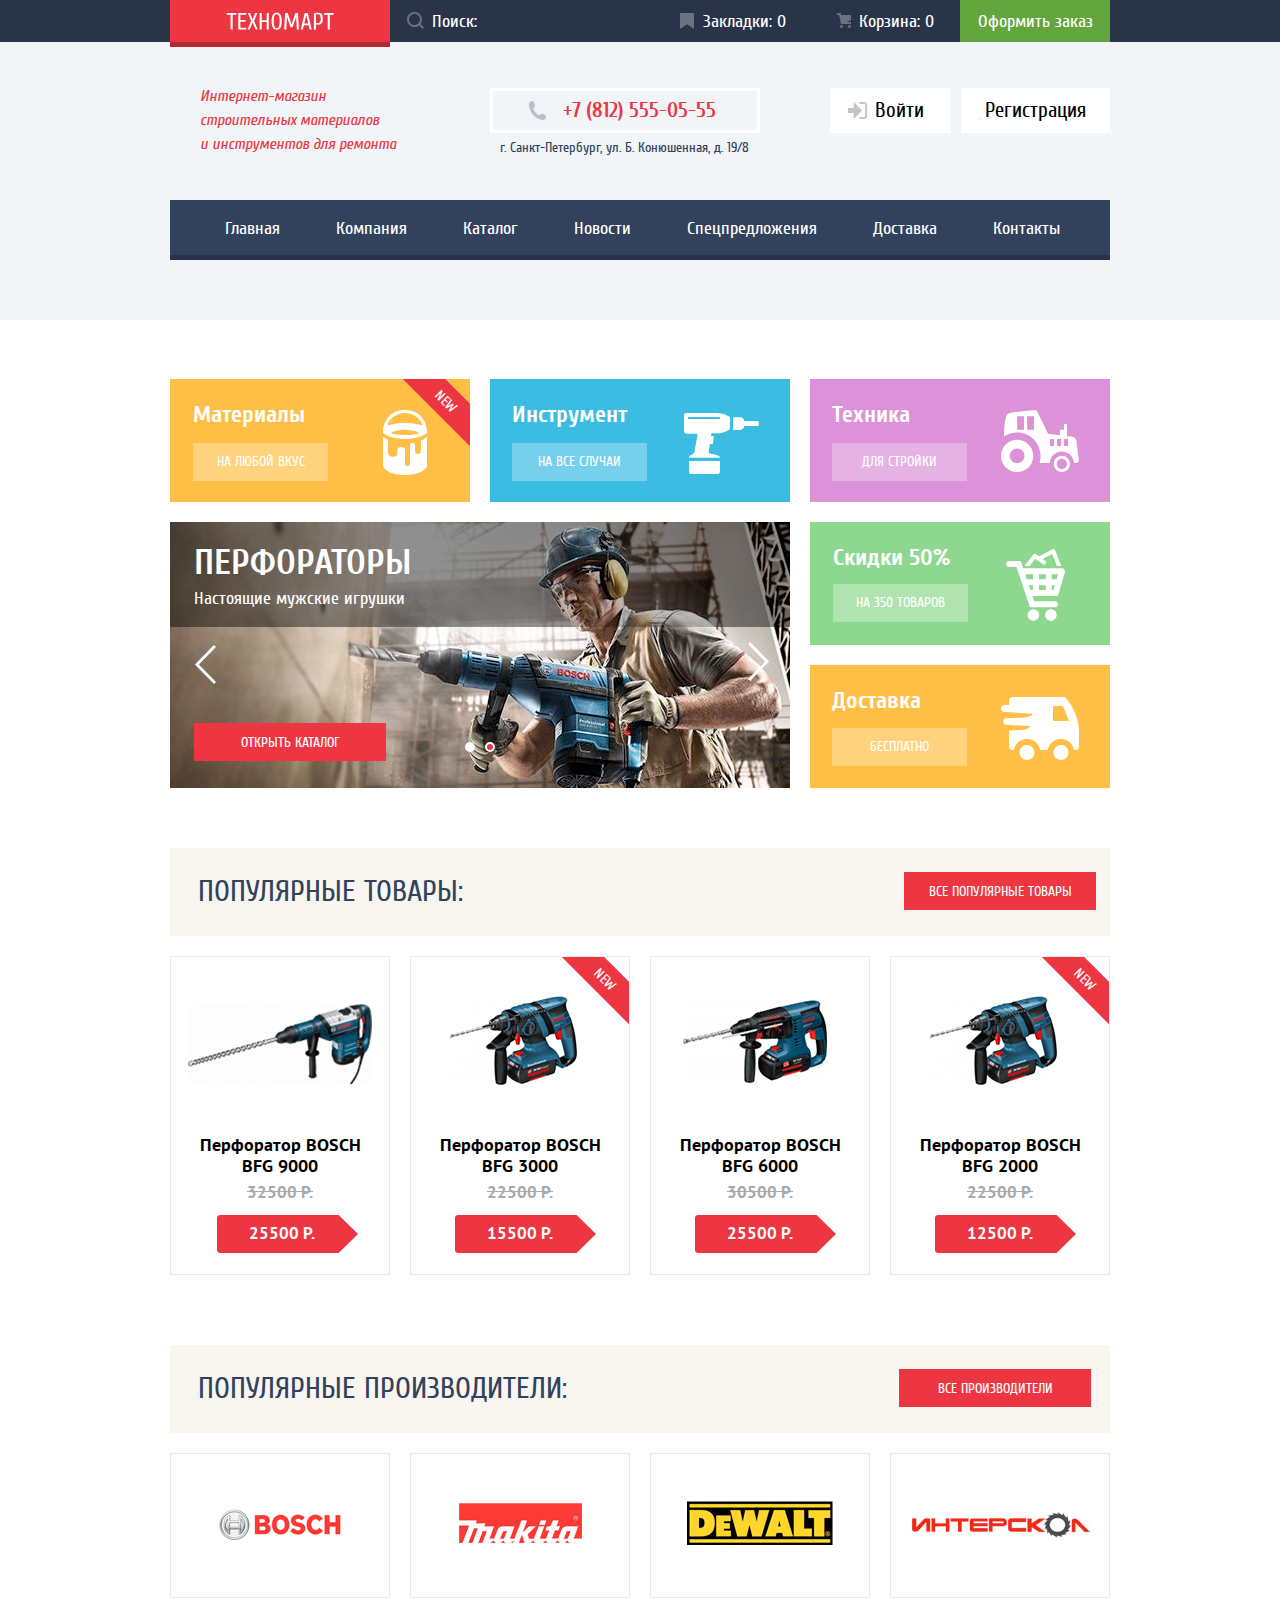
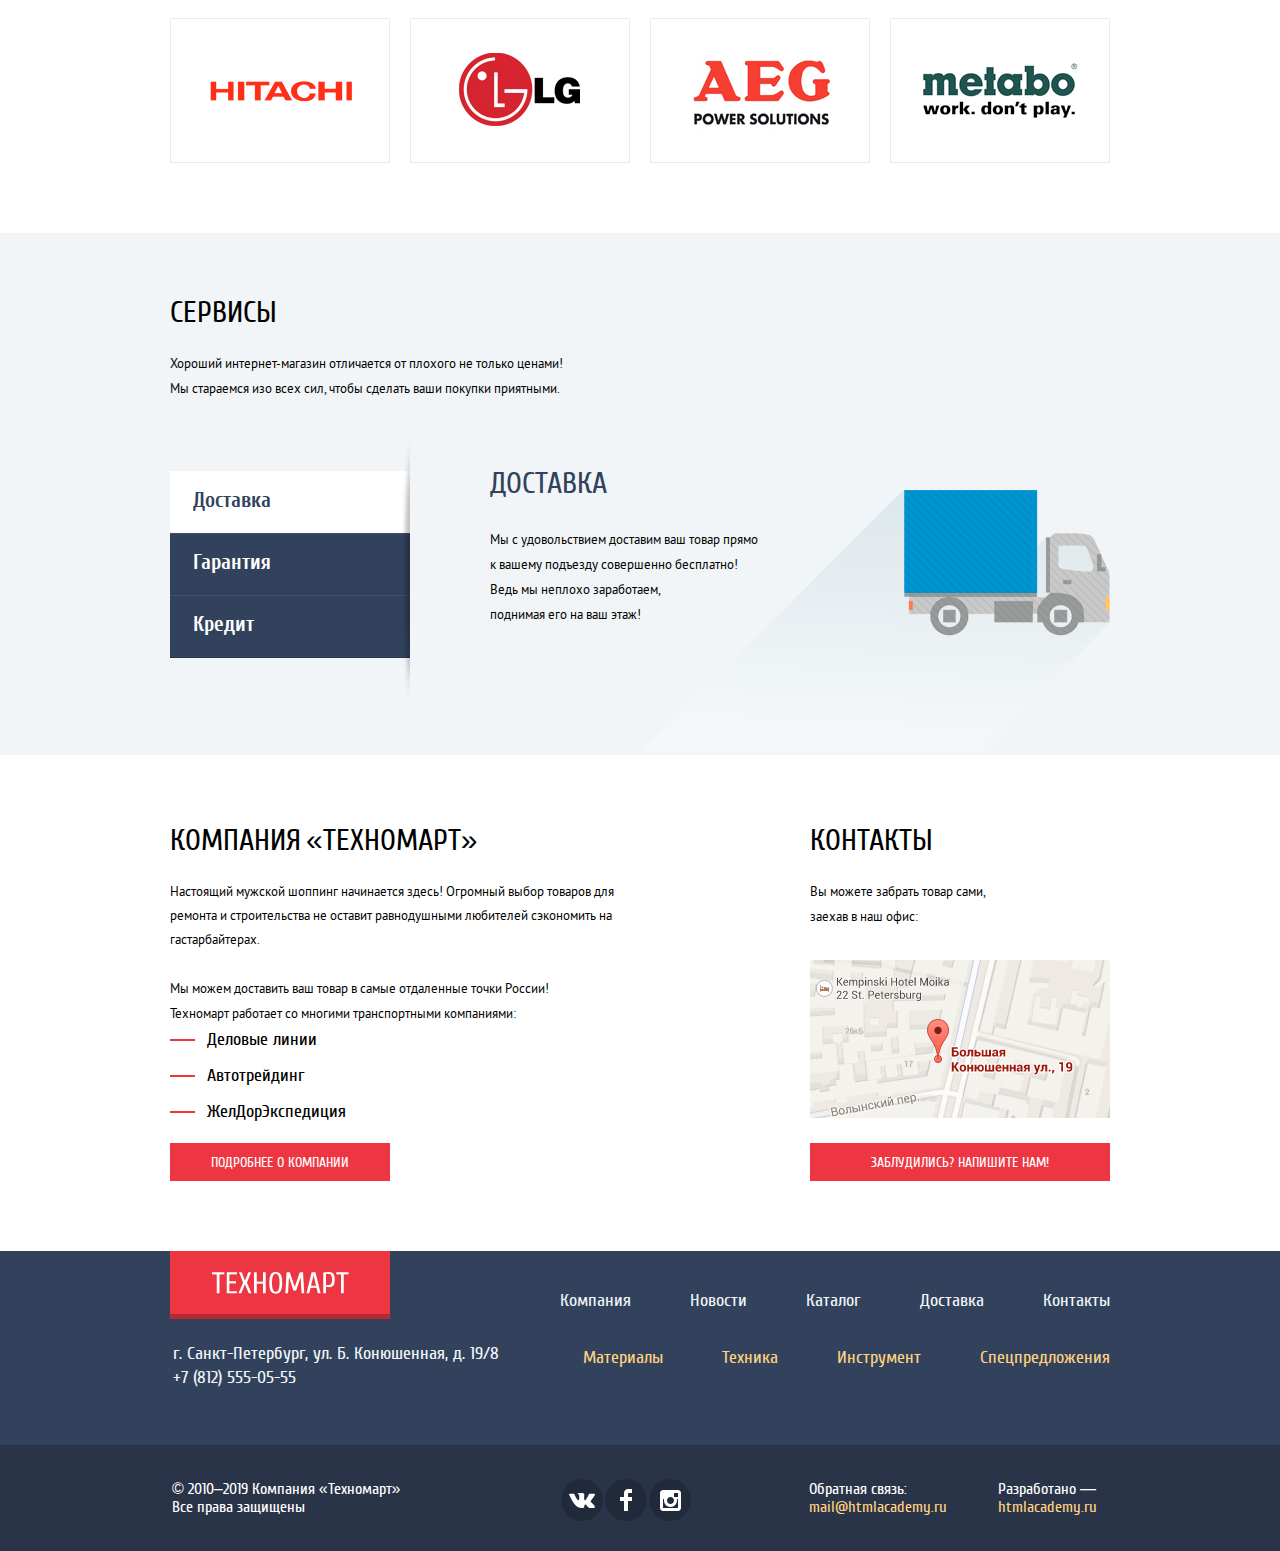
<file: index.html>
<!DOCTYPE html>
<html lang="ru">

<head>
  <meta charset="utf-8">
  <title>HTML Academy: Техномарт</title>
  <link rel="icon" href="favicon.ico">
  <link rel="icon" href="img/ico/favicon32.svg" type="image/svg+xml">
  <link rel="apple-touch-icon" href="img/ico/favicon180.png">
  <link rel="manifest" href="manifest.webmanifest">
  <link rel="stylesheet" href="css/normalize.min.css">
  <link rel="stylesheet" href="css/style.min.css">
</head>

<body class="page">
  <header class="main-header">
    <div class="user-links-wrapper">
      <div class="container user-links-grid-wrapper">
        <a class="header-logo"><img src="img/logo-header.svg" alt="LOGO" width="108" height="18"></a>
        <form action="#" method="get">
          <label class="search-form-label" for="site-search-id" aria-label="Поиск товаров">
            <input class="user-search" type="search" id="site-search-id" name="site-search" placeholder="Поиск:">
            <svg width="17" height="17" viewBox="0 0 17 17" fill="none" xmlns="http://www.w3.org/2000/svg">
              <path fill-rule="evenodd" clip-rule="evenodd"
                d="M13.458 12.044L17 15.586L15.586 17L12.044 13.458C10.782 14.421 9.21 15 7.5 15C3.35786 15 0 11.6421 0 7.5C0 3.35786 3.35786 0 7.5 0C11.6421 0 15 3.35786 15 7.5C15.0001 9.14309 14.4581 10.7403 13.458 12.044ZM7.5 2C4.467 2 2 4.467 2 7.5C2.00331 10.5362 4.4638 12.9967 7.5 13C10.532 13 13 10.532 13 7.5C13 4.467 10.532 2 7.5 2Z"
                fill="white" />
            </svg>
          </label>
        </form>
        <a class="button user-link bookmark-link" href="#">Закладки: <span>0</span></a>
        <a class="button user-link cart-link" href="#">Корзина: <span>0</span></a>
        <a class="button user-order" href="#">Оформить заказ</a>
      </div>
    </div>
    <div class="container user-info-grid-wrapper">
      <p class="shop-description">Интернет-магазин <br> строительных материалов <br> и инструментов для ремонта</p>
      <div class="shop-contacts">
        <a class="button header-tel-link" href="tel:+8125550555">+7 (812) 555-05-55</a>
        <address class="header-addr">г. Санкт-Петербург, ул. Б. Конюшенная, д. 19/8</address>
      </div>
      <div class="noauth-user">
        <a class="button user-sign-button sign-in-button" href="#">
          <svg width="20" height="17" viewBox="0 0 20 17" fill="none" xmlns="http://www.w3.org/2000/svg">
            <path d="M14.1667 8.5L5.71429 0V6H0V11H5.71429V17L14.1667 8.5Z" fill="#C5C5C5" />
            <path
              d="M16.177 15.01H11.3894V17H16.177C18.2513 17 19.038 15.19 19.0618 13.974V3.028C19.038 1.811 18.2513 0 16.177 0H11.3894V1.99H16.177C16.9761 1.99 17.1218 2.671 17.1389 3.047V13.951C17.1227 14.327 16.9761 15.01 16.177 15.01Z"
              fill="#C5C5C5" />
          </svg>
          Войти</a>
        <a class="button user-sign-button sign-up-button" href="#">Регистрация</a>
      </div>
    </div>
    <nav class="header-nav container">
      <ul class="nav-list">
        <li class="nav-item">
          <a class="button nav-link" href="#">Главная</a>
        </li>
        <li class="nav-item">
          <a class="button nav-link" href="#">Компания</a>
        </li>
        <li class="nav-item">
          <a class="button nav-link" href="catalog.html">Каталог</a>
        </li>
        <li class="nav-item">
          <a class="button nav-link" href="#">Новости</a>
        </li>
        <li class="nav-item">
          <a class="button nav-link" href="#">Спецпредложения</a>
        </li>
        <li class="nav-item">
          <a class="button nav-link" href="#">Доставка</a>
        </li>
        <li class="nav-item">
          <a class="button nav-link" href="#">Контакты</a>
        </li>
      </ul>
    </nav>
  </header>
  <main>
    <h1 class="visually-hidden">Магазин строительных материалов и инструментов Техномарт</h1>
    <section class="promo container">
      <h2 class="visually-hidden">Наши лучшие предложения</h2>
      <ul class="advantage-list">
        <li class="advantage-list-item card1 materials new">
          <h3 class="advantage-title">Материалы</h3>
          <a class="button advantage-link" href="#">На любой вкус</a>
        </li>
        <li class="advantage-list-item card2 instruments">
          <h3 class="advantage-title">Инструмент</h3>
          <a class="button advantage-link" href="#">На все случаи</a>
        </li>
        <li class="advantage-list-item card3 technic">
          <h3 class="advantage-title">Техника</h3>
          <a class="button advantage-link" href="#">Для стройки</a>
        </li>
        <li class="advantage-list-item card4 sale">
          <h3 class="advantage-title">Скидки 50%</h3>
          <a class="button advantage-link" href="#">На 350 ТОВАРОВ</a>
        </li>
        <li class="advantage-list-item card5 delivery">
          <h3 class="advantage-title">Доставка</h3>
          <a class="button advantage-link" href="#">Бесплатно</a>
        </li>
      </ul>
      <div class="promo-slider">
        <ul class="promo-slider-list">
          <li class="promo-slider-item promo-slide-1">
            <div class="slide-text-layer">
              <h3 class="slider-title">Дрели</h3>
              <p class="slider-text">Соседям на радость!</p>
            </div>
            <a class="button main-button slider-catalog-button" href="catalog.html">Открыть каталог</a>
          </li>
          <li class="promo-slider-item promo-slide-2 active-slider">
            <div class="slide-text-layer">
              <h3 class="slider-title">Перфораторы</h3>
              <p class="slider-text">Настоящие мужские игрушки</p>
            </div>
            <a class="button main-button slider-catalog-button" href="catalog.html">Открыть каталог</a>
          </li>
        </ul>
        <button class="button slider-back-button" type="button" aria-label="Назад">
          <svg width="22" height="40" viewBox="0 0 22 40" fill="none" xmlns="http://www.w3.org/2000/svg">
            <path
              d="M19.9244 0.941406L21.9226 2.98921L4.90699 20.436L21.978 37.9375L19.9789 39.9853L0.910645 20.436L19.9244 0.941406Z"
              fill="white" />
          </svg>
        </button>
        <button class="button slider-forward-button" type="button" aria-label="Вперед">
          <svg width="22" height="40" viewBox="0 0 22 40" fill="none" xmlns="http://www.w3.org/2000/svg">
            <path
              d="M19.9244 0.941406L21.9226 2.98921L4.90699 20.436L21.978 37.9375L19.9789 39.9853L0.910645 20.436L19.9244 0.941406Z"
              fill="white" />
          </svg>
        </button>
        <div class="slider-pagination-control">
          <button class="pagination-piont promo-slide1-point" type="button" aria-label="Первый слайд"></button>
          <button class="pagination-piont promo-slide2-point active-slider" type="button"
            aria-label="Второй слайд"></button>
        </div>
      </div>
    </section>
    <section class="best-seller container">
      <header class="section-header">
        <h2 class="section-title">Популярные товары:</h2>
        <a class="button main-button popular-button" href="#">Все популярные товары</a>
      </header>
      <ul class="product-list">
        <li class="product-item" data-product="BFG9000">
          <a href="#">
            <h3 class="product-title">Перфоратор BOSCH<br>BFG 9000</h3>
          </a>
          <div class="product-img-wrapper">
            <img src="img/product/bfg-9000.jpg" alt="" width="184" height="164">
          </div>
          <div class="product-action">
            <button class="button buy-button" type="button"
              aria-label="Добавить товар Перфоратор BOSCH BFG 9000 в корзину">Купить</button>
            <button class="button add-bookmark" type="button"
              aria-label="Добавить товар Перфоратор BOSCH BFG 9000 в закладки">В закладки</button>
          </div>
          <p class="price old-price"><s>32500 Р.</s></p>
          <p class="price actual-price">25500 Р.</p>
        </li>
        <li class="product-item new" data-product="BFG3000">
          <a href="#">
            <h3 class="product-title">Перфоратор BOSCH<br>BFG 3000</h3>
          </a>
          <div class="product-img-wrapper">
            <img src="img/product/bfg-3000.jpg" alt="" width="127" height="112">
          </div>
          <div class="product-action">
            <button class="button buy-button" type="button"
              aria-label="Добавить товар Перфоратор BOSCH BFG 3000 в корзину">Купить</button>
            <button class="button add-bookmark" type="button"
              aria-label="Добавить товар Перфоратор BOSCH BFG 3000 в закладки">В закладки</button>
          </div>
          <p class="price old-price"><s>22500 Р.</s></p>
          <p class="price actual-price">15500 Р.</p>
        </li>
        <li class="product-item" data-product="BFG6000">
          <a href="#">
            <h3 class="product-title">Перфоратор BOSCH<br>BFG 6000</h3>
          </a>
          <div class="product-img-wrapper">
            <img src="img/product/bfg-6000.jpg" alt="" width="144" height="128">
          </div>
          <div class="product-action">
            <button class="button buy-button" type="button"
              aria-label="Добавить товар Перфоратор BOSCH BFG 6000 в корзину">Купить</button>
            <button class="button add-bookmark" type="button"
              aria-label="Добавить товар Перфоратор BOSCH BFG 6000 в закладки">В закладки</button>
          </div>
          <p class="price old-price"><s>30500 Р.</s></p>
          <p class="price actual-price">25500 Р.</p>
        </li>
        <li class="product-item new" data-product="BFG2000">
          <a href="#">
            <h3 class="product-title">Перфоратор BOSCH<br>BFG 2000</h3>
          </a>
          <div class="product-img-wrapper">
            <img src="img/product/bfg-2000.jpg" alt="Перфоратор BOSCH BFG 2000" width="127" height="112">
          </div>
          <div class="product-action">
            <button class="button buy-button" type="button"
              aria-label="Добавить товар Перфоратор BOSCH BFG 2000 в корзину">Купить</button>
            <button class="button add-bookmark" type="button"
              aria-label="Добавить товар Перфоратор BOSCH BFG 2000 в закладки">В закладки</button>
          </div>
          <p class="price old-price"><s>22500 Р.</s></p>
          <p class="price actual-price">12500 Р.</p>
        </li>
      </ul>
    </section>
    <section class="manufacturer container">
      <header class="section-header">
        <h2 class="section-title">Популярные производители:</h2>
        <a class="button main-button popular-button" href="#">Все производители</a>
      </header>
      <ul class="manufacturer-list">
        <li class="manufacturer-item" data-manufacturer="BOSCH">
          <a class="manufacturer-link" href="#">
            <img src="img/contractor/bosch.png" alt="BOSCH" width="126" height="37">
          </a>
        </li>
        <li class="manufacturer-item" data-manufacturer="Makita">
          <a class="manufacturer-link" href="#">
            <img src="img/contractor/makita.png" alt="Makita" width="123" height="40">
          </a>
        </li>
        <li class=" manufacturer-item" data-manufacturer="DeWALT">
          <a class="manufacturer-link" href="#">
            <img src="img/contractor/dewalt.png" alt="DeWALT" width="146" height="44">
          </a>
        </li>
        <li class="manufacturer-item" data-manufacturer="Интерскол">
          <a class="manufacturer-link" href="#">
            <img src="img/contractor/interscoll.png" alt="Интерскол" width="200" height="76">
          </a>
        </li>
        <li class="manufacturer-item" data-manufacturer="Hitachi">
          <a class="manufacturer-link" href="#">
            <img src="img/contractor/hitachi.png" alt="Hitachi" width="169" height="31">
          </a>
        </li>
        <li class="manufacturer-item" data-manufacturer="LG">
          <a class="manufacturer-link" href="#">
            <img src="img/contractor/lg.png" alt="LG" width="121" height="73">
          </a>
        </li>
        <li class="manufacturer-item" data-manufacturer="AEG">
          <a class="manufacturer-link" href="#">
            <img src="img/contractor/aeg.png" alt="AEG Power Solution" width="151" height="96">
          </a>
        </li>
        <li class="manufacturer-item">
          <a class="manufacturer-link" href="#">
            <img src="img/contractor/metabo.png" alt="Metabo" width="204" height="69" data-manufacturer="Metabo">
          </a>
        </li>
      </ul>
    </section>
    <section class="service">
      <div class="container service-grid-wrapper">
        <div class="service-section-head">
          <h2 class="section-title">Сервисы</h2>
          <p class="section-text">Хороший интернет-магазин отличается от плохого не только ценами! <br>Мы стараемся изо
            всех сил, чтобы сделать ваши покупки приятными.</p>
        </div>
        <ul class="service-list">
          <li>
            <button class="button service-button service-slide-1 active" type="button">Доставка</button>
          </li>
          <li>
            <button class="button service-button service-slide-2" type="button">Гарантия</button>
          </li>
          <li>
            <button class="button service-button service-slide-3" type="button">Кредит</button>
          </li>
        </ul>
        <ul class="service-slider-list">
          <li class="service-slider-item service-slide-1 active">
            <!--   <div class="service-desc "> -->
            <h3 class="service-title">Доставка</h3>
            <p class="section-text">Мы с удовольствием доставим ваш товар прямо<br> к вашему подъезду совершенно
              бесплатно!<br> Ведь мы неплохо заработаем,<br> поднимая его на ваш этаж!</p>
            <!--   </div> -->
          </li>
          <li class="service-slider-item service-slide-2">
            <!--          <div class="service-desc "> -->
            <h3 class="service-title ">Гарантия</h3>
            <p class="section-text">Если купленный у нас товар поломается или заискрит,<br> а также в случае пожара,
              спровоцированного его<br> возгоранием, вы всегда можете быть уверены в нашей<br> гарантии. Мы обменяем
              сгоревший товар на новый.<br> Дом уж восстановите как-нибудь сами.</p>
            <!--     </div> -->
          </li>
          <li class="service-slider-item service-slide-3 ">
            <!--        <div class="service-desc finance"> -->
            <h3 class="service-title ">Кредит</h3>
            <p class="section-text">Залезть в долговую яму стало проще!<br> Кредитные консультанты придут вам на помощь.
            </p>
            <a class="button main-button credit-button" href="#">Отправить заявку</a>
            <!--   </div> -->
          </li>
        </ul>

      </div>
    </section>
    <div class="container company-info-wrapper">
      <section class="about">
        <h2 class="section-title">Компания «Техномарт»</h2>
        <p class="section-text">Настоящий мужской шоппинг начинается здесь! Огромный выбор товаров для ремонта и
          строительства не оставит равнодушными любителей сэкономить на гастарбайтерах.</p>
        <p class="section-text transport-text">Мы можем доставить ваш товар в самые отдаленные точки России!<br>Техномарт работает со многими транспортными компаниями:</p>
        <ul class="transport-list">
          <li>Деловые линии</li>
          <li>Автотрейдинг</li>
          <li>ЖелДорЭкспедиция</li>
        </ul>
        <a class="button main-button about-button" href="#">Подробнее о компании</a>
      </section>
      <section class="contact">
        <h2 class="section-title">Контакты</h2>
        <p class="section-text">Вы можете забрать товар сами,<br>
          заехав в наш офис:</p>
        <a class="button contact-map" href="https://goo.gl/maps/xF1NkCsTLzHroeAp9" target="_blank"
          rel="noopener noreferrer">
          <img src="img/map-small.png"
            alt="Карта.Офис компании расположен по адресу: г. Санкт-Петербург, ул. Б. Конюшенная, д. 19/8" width="300"
            height="158">
        </a>
        <button class="button main-button get-lost-button" type="button">Заблудились? Напишите нам!</button>
      </section>
    </div>
  </main>
  <footer class="site-footer">
    <div class="footer-links container">
      <div class="footer-company-info">
        <a class="footer-logo" href="#"><img src="img/logo-full-footer.png" alt="Логотип компании Техномарт" width="220"
            height="68"></a>
        <p class="footer-contact-text">г. Санкт-Петербург, ул. Б. Конюшенная, д. 19/8 <br>
          <a href="tel:+78125550555">+7 (812) 555-05-55</a>
        </p>
      </div>
      <ul class="footer-nav-list">
        <li class="footer-nav-item">
          <a class="footer-nav-link" href="#">Компания</a>
        </li>
        <li class="footer-nav-item">
          <a class="footer-nav-link" href="#">Новости</a>
        </li>
        <li class="footer-nav-item">
          <a class="footer-nav-link" href="catalog.html">Каталог</a>
        </li>
        <li class="footer-nav-item">
          <a class="footer-nav-link" href="#">Доставка</a>
        </li>
        <li class="footer-nav-item">
          <a class="footer-nav-link" href="#">Контакты</a>
        </li>
      </ul>
      <ul class="production-list">
        <li class="production-item">
          <a class="footer-production-link" href="#">Материалы</a>
        </li>
        <li class="production-item">
          <a class="footer-production-link" href="#">Техника</a>
        </li>
        <li class="production-item">
          <a class="footer-production-link" href="#">Инструмент</a>
        </li>
        <li class="production-item">
          <a class="footer-production-link" href="#">Спецпредложения</a>
        </li>
      </ul>
    </div>
    <div class="copiright">
      <div class="container copiright-flex-wrapper">
        <p class="footer-copyright">© 2010–2019 Компания «Техномарт» <br>Все права защищены</p>
        <ul class="social-list">
          <li class="social-item">
            <a class="button social-link social-vk" href="#"><span class="visually-hidden">ВКонтакте</span></a>
          </li>
          <li class="social-item">
            <a class="button social-link social-fb" href="#"><span class="visually-hidden">Facebook</span></a>
          </li>
          <li class="social-item">
            <a class="button social-link social-ig" href="#"><span class="visually-hidden">Instagram</span></a>
          </li>
        </ul>
        <p class="footer-author-text">Обратная связь: <br><a class="footer-author-link"
            href="mailto:mail@htmlacademy.ru">mail@htmlacademy.ru</a></p>
        <p class="footer-author-text">Разработано — <br><a class="footer-author-link"
            href="https://htmlacademy.ru/intensive/htmlcss">htmlacademy.ru</a></p>
      </div>
    </div>
  </footer>
  <section class="modal modal-write">
    <h2 class="visually-hidden">Форма обратной связи</h2>
    <form class="modal-write-form" action="https://echo.htmlacademy.ru" method="post">
      <div class="input-field-wrapper">
        <div class="name-area">
          <label for="name-id">Ваше имя:</label>
          <input type="text" name="name" id="name-id" placeholder="Имя Фамилия" required>
        </div>
        <div class="mail-area">
          <label for="email-id">Ваш e-mail:</label>
          <input type="email" id="email-id" name="email" placeholder="email@example.com" required>
        </div>
        <div class="text-area">
          <label for="text-id">Текст письма:</label>
          <textarea class="message-body" name="text" id="text-id" cols="70" rows="4" placeholder="В свободной форме"
            required></textarea>
        </div>
      </div>
      <div class="send-wrapper">
        <button class="button main-button send-msg-button" type="submit">Отправить</button>
      </div>
    </form>
    <button class="button modal-write-close" type="button" aria-label="Закрыть окно">
      <svg width="21" height="21" viewBox="0 0 21 21" fill="none" xmlns="http://www.w3.org/2000/svg">
        <path
          d="M13.273 10.5L20.695 3.07799C21.084 2.68899 21.084 2.05299 20.695 1.66399L19.336 0.304995C18.947 -0.0840054 18.311 -0.0840054 17.922 0.304995L10.5 7.72699L3.07799 0.304995C2.68899 -0.0840054 2.05299 -0.0840054 1.66399 0.304995L0.304995 1.66399C-0.0840054 2.05299 -0.0840054 2.68899 0.304995 3.07799L7.72699 10.5L0.305995 17.922C-0.0830054 18.311 -0.0830054 18.947 0.305995 19.336L1.66499 20.695C2.05399 21.084 2.68999 21.084 3.07899 20.695L10.501 13.273L17.923 20.695C18.312 21.084 18.948 21.084 19.337 20.695L20.696 19.336C21.085 18.947 21.085 18.311 20.696 17.922L13.273 10.5Z"
          fill="#EE3643" />
      </svg>
    </button>
  </section>
  <section class="modal modal-map">
    <h2 class="visually-hidden">Как до нас добраться</h2>
    <iframe
      src="https://www.google.com/maps/embed?pb=!1m18!1m12!1m3!1d1998.603625300316!2d30.320858716190262!3d59.93871916905408!2m3!1f0!2f0!3f0!3m2!1i1024!2i768!4f13.1!3m3!1m2!1s0x4696310fca145cc1%3A0x42b32648d8238007!2z0JHQvtC70YzRiNCw0Y8g0JrQvtC90Y7RiNC10L3QvdCw0Y8g0YPQuy4sIDE5LzgsINCh0LDQvdC60YIt0J_QtdGC0LXRgNCx0YPRgNCzLCAxOTExODY!5e0!3m2!1sru!2sru!4v1614578318325!5m2!1sru!2sru"
      width="943" height="449" allowfullscreen loading="lazy"
      title="Офис компании расположен по адресу: г. Санкт-Петербург, ул. Б. Конюшенная, д. 19/8"></iframe>
    <button class="button modal-map-close" type="button" aria-label="Закрыть окно">
      <svg width="21" height="21" viewBox="0 0 21 21" fill="none" xmlns="http://www.w3.org/2000/svg">
        <path
          d="M13.273 10.5L20.695 3.07799C21.084 2.68899 21.084 2.05299 20.695 1.66399L19.336 0.304995C18.947 -0.0840054 18.311 -0.0840054 17.922 0.304995L10.5 7.72699L3.07799 0.304995C2.68899 -0.0840054 2.05299 -0.0840054 1.66399 0.304995L0.304995 1.66399C-0.0840054 2.05299 -0.0840054 2.68899 0.304995 3.07799L7.72699 10.5L0.305995 17.922C-0.0830054 18.311 -0.0830054 18.947 0.305995 19.336L1.66499 20.695C2.05399 21.084 2.68999 21.084 3.07899 20.695L10.501 13.273L17.923 20.695C18.312 21.084 18.948 21.084 19.337 20.695L20.696 19.336C21.085 18.947 21.085 18.311 20.696 17.922L13.273 10.5Z"
          fill="#EE3643" />
      </svg>
    </button>
  </section>
  <section class="modal modal-cart">
    <h2 class="visually-hidden">Инфрмация о добавлении товара в карзину</h2>
    <div class="cart-msg">
      <img class="ok-modal-img" src="img/ico-page-svg/icon-mark.svg" alt="" width="66" height="66">
      <p class="popup-msg-txt">Товар добавлен в корзину!</p>
    </div>
    <div class="action-button">
      <button class="button main-button order-button" type="button">Оформить заказ</button>
      <button class="button main-button continue-button" type="button">Продолжить покупки</button>
    </div>
    <button class="button modal-cart-close" type="button" aria-label="Закрыть окно">
      <svg width="21" height="21" viewBox="0 0 21 21" fill="none" xmlns="http://www.w3.org/2000/svg">
        <path
          d="M13.273 10.5L20.695 3.07799C21.084 2.68899 21.084 2.05299 20.695 1.66399L19.336 0.304995C18.947 -0.0840054 18.311 -0.0840054 17.922 0.304995L10.5 7.72699L3.07799 0.304995C2.68899 -0.0840054 2.05299 -0.0840054 1.66399 0.304995L0.304995 1.66399C-0.0840054 2.05299 -0.0840054 2.68899 0.304995 3.07799L7.72699 10.5L0.305995 17.922C-0.0830054 18.311 -0.0830054 18.947 0.305995 19.336L1.66499 20.695C2.05399 21.084 2.68999 21.084 3.07899 20.695L10.501 13.273L17.923 20.695C18.312 21.084 18.948 21.084 19.337 20.695L20.696 19.336C21.085 18.947 21.085 18.311 20.696 17.922L13.273 10.5Z"
          fill="#EE3643" />
      </svg>
    </button>
  </section>
  <script src="js/main.min.js"></script>
</body>

</html>
</file>
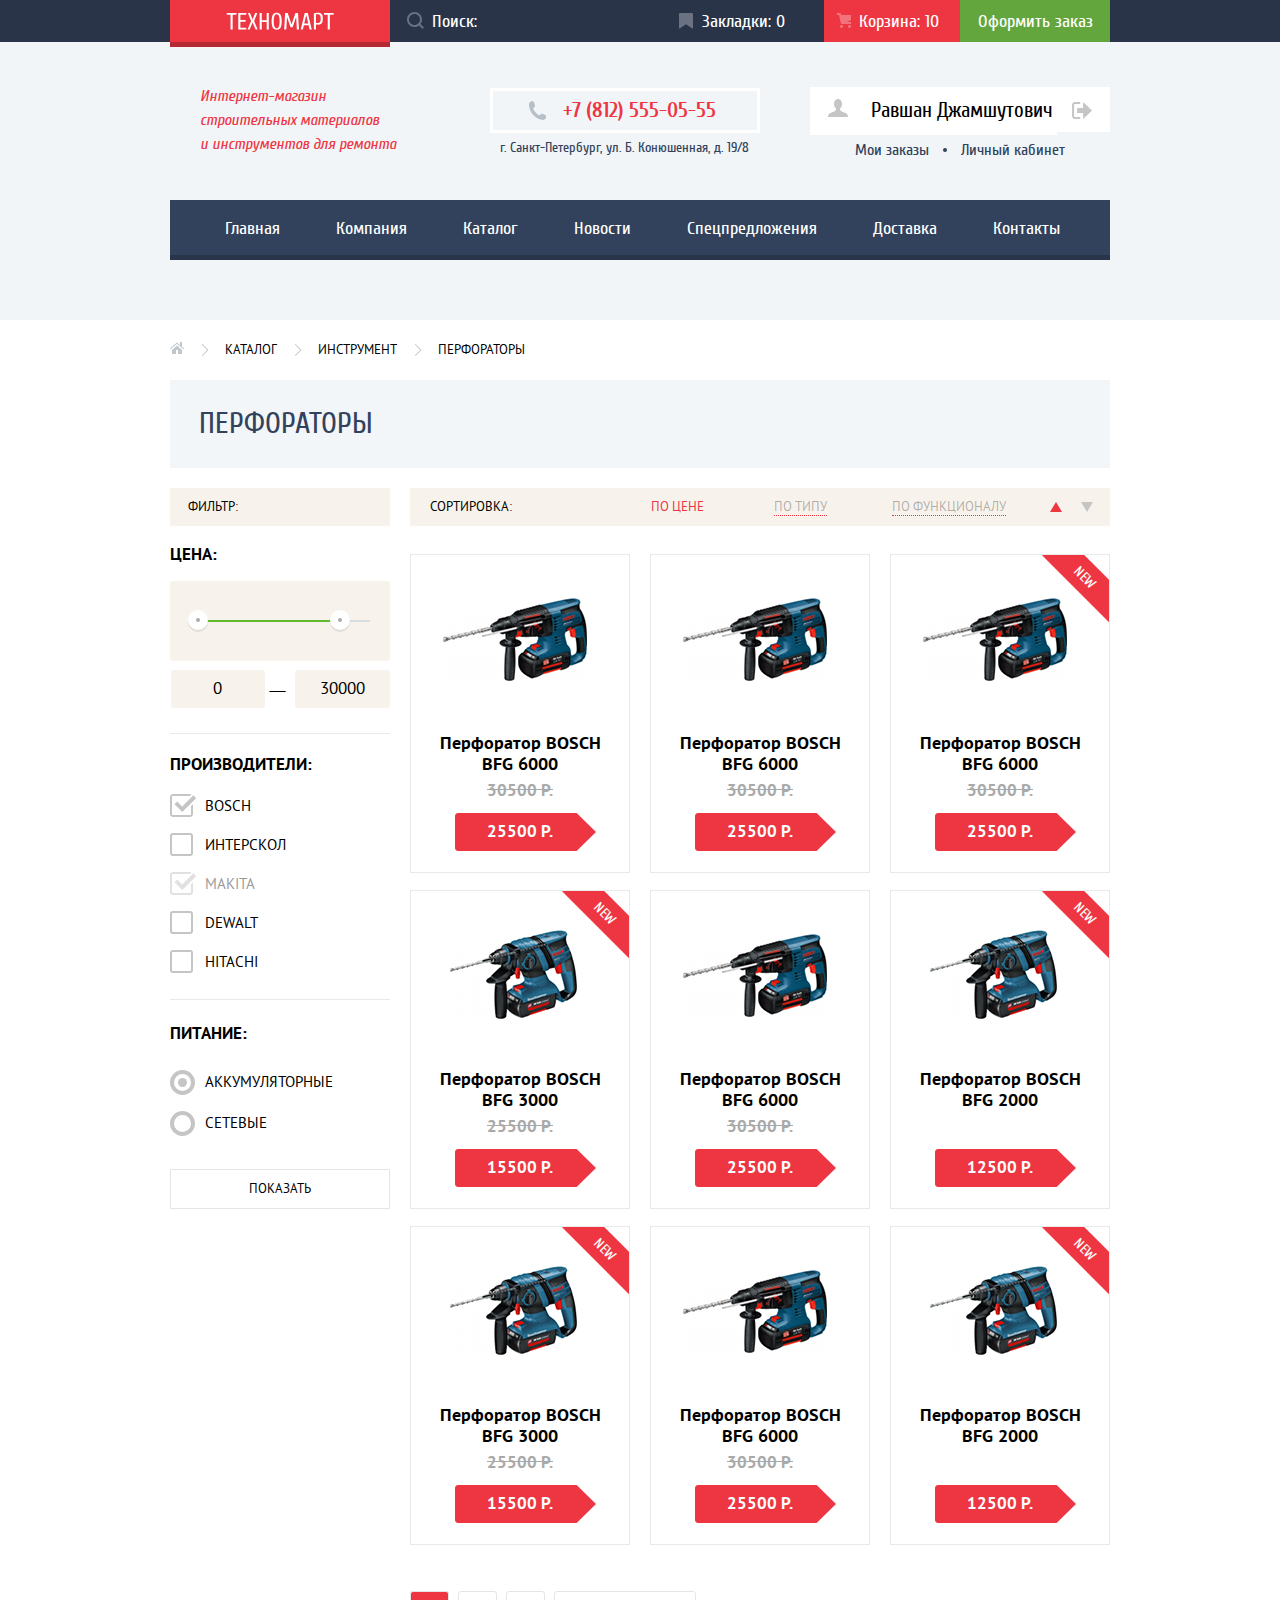
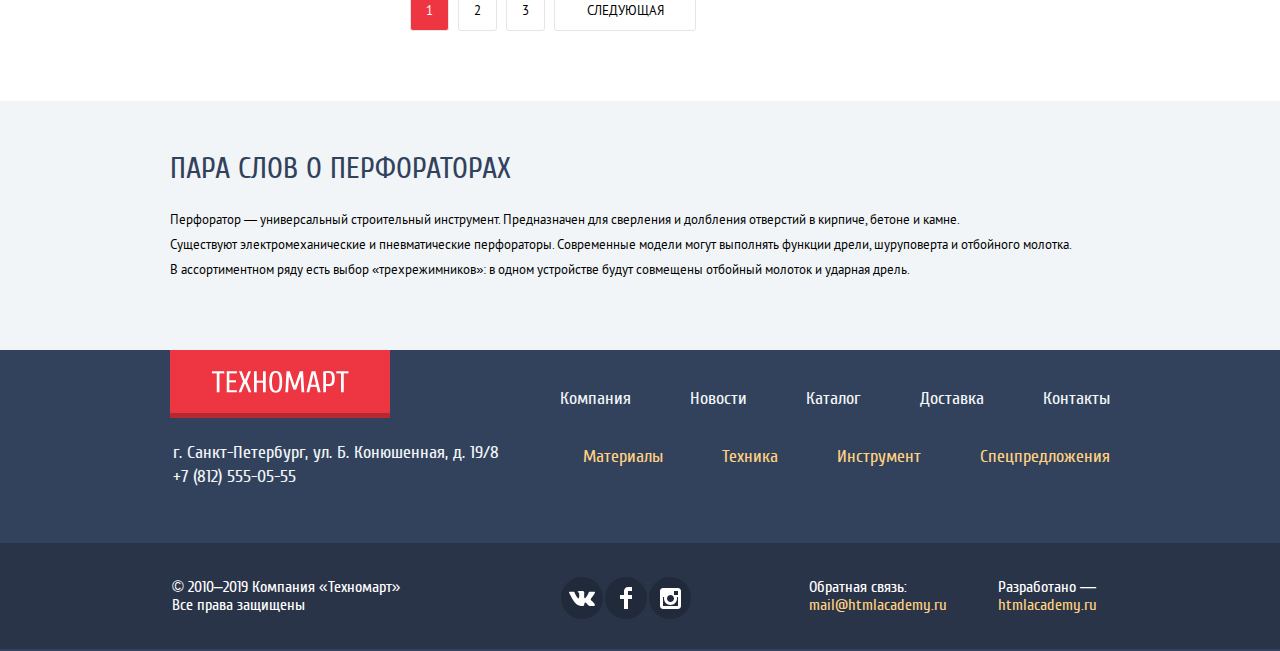
<file: catalog.html>
<!DOCTYPE html>
<html lang="en">

<head>
  <meta charset="utf-8">
  <title>HTML Academy: Техномарт</title>
  <link rel="icon" href="favicon.ico">
  <link rel="icon" href="img/ico/favicon32.svg" type="image/svg+xml">
  <link rel="apple-touch-icon" href="img/ico/favicon180.png">
  <link rel="manifest" href="manifest.webmanifest">
  <link rel="stylesheet" href="css/normalize.min.css">
  <link rel="stylesheet" href="css/style.min.css">
</head>

<body class="page">
  <header class="main-header">
    <div class="user-links-wrapper">
      <div class="container user-links-grid-wrapper">
        <a class="header-logo" href="index.html"><img src="img/logo-header.svg" alt="LOGO" width="108" height="18"></a>
        <form action="#" method="get">
          <label class="search-form-label" for="site-search-id" aria-label="Поиск товаров">
            <input class="user-search" type="search" id="site-search-id" name="site-search" placeholder="Поиск:">
            <svg width="17" height="17" viewBox="0 0 17 17" fill="none" xmlns="http://www.w3.org/2000/svg">
              <path fill-rule="evenodd" clip-rule="evenodd"
                d="M13.458 12.044L17 15.586L15.586 17L12.044 13.458C10.782 14.421 9.21 15 7.5 15C3.35786 15 0 11.6421 0 7.5C0 3.35786 3.35786 0 7.5 0C11.6421 0 15 3.35786 15 7.5C15.0001 9.14309 14.4581 10.7403 13.458 12.044ZM7.5 2C4.467 2 2 4.467 2 7.5C2.00331 10.5362 4.4638 12.9967 7.5 13C10.532 13 13 10.532 13 7.5C13 4.467 10.532 2 7.5 2Z"
                fill="white" />
            </svg>
          </label>
        </form>
        <a class="button user-link bookmark-link" href="#">Закладки: <span>0</span></a>
        <a class="button user-link cart-link not-empty" href="#">Корзина: <span>10</span></a>
        <a class="button user-order" href="#">Оформить заказ</a>
      </div>
    </div>
    <div class="header-user-info">
      <div class="container user-info-grid-wrapper">
        <p class="shop-description">Интернет-магазин <br> строительных материалов <br> и инструментов для ремонта</p>
        <div class="shop-contacts">
          <a class="button header-tel-link" href="tel:+8125550555">+7 (812) 555-05-55</a>
          <address class="header-addr">г. Санкт-Петербург, ул. Б. Конюшенная, д. 19/8</address>
        </div>
        <div class="auth-user">
          <div class="account-pad-wrapper">
            <a class="button user-sign-button account-button" href="#">
              <svg width="20" height="18" viewBox="0 0 20 18" fill="none" xmlns="http://www.w3.org/2000/svg">
                <path
                  d="M17.881 14.166C15.737 13.431 13.625 12.5 12.674 11.776C12.017 11.275 11.904 10.158 12.157 9.361C13.275 8.458 14.021 6.884 14.021 5.083C14.021 2.276 12.221 0 10 0C7.77902 0 5.97901 2.276 5.97901 5.083C5.97901 6.884 6.72501 8.457 7.84201 9.36C8.09501 10.158 7.98302 11.275 7.32502 11.776C6.37502 12.5 4.26201 13.43 2.11801 14.166C-0.0259852 14.902 1.48343e-05 18 1.48343e-05 18H20C20 18 20.025 14.901 17.881 14.166Z"
                  fill="#C5C5C5" />
              </svg>Равшан Джамшутович</a>
            <a class="button user-sign-button sign-out-button" href="#"><span class="visually-hidden">Выход</span>
              <svg width="20" height="17" viewBox="0 0 20 17" fill="none" xmlns="http://www.w3.org/2000/svg">
                <path d="M20 8.5L11.125 0V6H5.125V11H11.125V17L20 8.5Z" fill="#C5C5C5" />
                <path
                  d="M2.10604 13.952V3.048C2.12404 2.672 2.27704 1.991 3.11604 1.991H8.14304V0H3.11604C0.938036 0 0.112036 1.81 0.0870361 3.027V13.973C0.112036 15.189 0.938036 17 3.11604 17H8.14304V15.01H3.11604C2.27704 15.01 2.12404 14.327 2.10604 13.952Z"
                  fill="#C5C5C5" />
              </svg>
            </a>
          </div>
          <div class="account-pad-wrapper">
            <a class="user-page-link auth-user-order" href="#">Мои заказы</a>
            <div class="point"></div>
            <a class="user-page-link auth-user-cabinet" href="#">Личный кабинет</a>
          </div>
        </div>
      </div>
    </div>
    <nav class="header-nav container">
      <ul class="nav-list">
        <li class="nav-item">
          <a class="button nav-link" href="index.html">Главная</a>
        </li>
        <li class="nav-item">
          <a class="button nav-link" href="#">Компания</a>
        </li>
        <li class="nav-item">
          <a class="button nav-link" href="catalog.html">Каталог</a>
        </li>
        <li class="nav-item">
          <a class="button nav-link" href="#">Новости</a>
        </li>
        <li class="header-nav-item">
          <a class="button nav-link" href="#">Спецпредложения</a>
        </li>
        <li class="nav-item">
          <a class="button nav-link" href="#">Доставка</a>
        </li>
        <li class="nav-item">
          <a class="button nav-link" href="#">Контакты</a>
        </li>
      </ul>
    </nav>
  </header>
  <main class="catalog-page-main">
    <div class="container catalog-grid-wrapper">
      <ul class="breadcrumbs">
        <li class="breadcrumbs-item">
          <a class="breadcrumbs-link" href="index.html" title="Главная">
            <img src="img/ico-page-svg/icon-home.svg" alt="Переход на главную страницу" width="14" height="12"></a>
        </li>
        <li class="breadcrumbs-item">
          <a class="breadcrumbs-link" href="catalog.html">Каталог</a>
        </li>
        <li class="breadcrumbs-item">
          <a class="breadcrumbs-link" href="#">Инструмент</a>
        </li>
        <li class="breadcrumbs-item current">
          <a class="breadcrumbs-link">Перфораторы</a>
        </li>
      </ul>
      <h1 class="catalog-head section-title">Перфораторы</h1>
      <section class="catalog-section-form">
        <h2 class="catalog-form-title">Фильтр:</h2>
        <form class="catalog-form" method="GET" action="https://echo.htmlacademy.ru">
          <fieldset class="price-fieldset">
            <legend class="form-legend">Цена:</legend>
            <div class="price-range">
              <div class="price-range-control">
                <div class="scale">
                  <div class="bar"></div>
                </div>
                <div class="toggle min-range" tabindex="0"></div>
                <div class="toggle max-range" tabindex="0"></div>
              </div>
              <div class="price-value-control">
                <label class="form-label visually-hidden" for="txt-price-min-id">Цена от:</label>
                <input type="text" name="txt-price-min" id="txt-price-min-id" value="0">
                <span class="price-line">—</span>
                <label class="form-label visually-hidden" for="txt-price-max-id">Цена до:</label>
                <input type="text" name="txt-price-max" id="txt-price-max-id" value="30000">
              </div>
            </div>
          </fieldset>
          <div class="filter-devide-line"></div>
          <fieldset class="manufacturer-fieldset">
            <legend class="form-legend">Производители:</legend>
            <ul class="filter-manufacturer-list">
              <li class="filter-manufacturer-item">
                <input class="visually-hidden filter-input-checkbox" type="checkbox" name="filter-manufacturer"
                  id="filter-manufacturer-1-id" value="bosh" checked>
                <label class="form-label" for="filter-manufacturer-1-id">
                  <svg width="27" height="23" viewBox="0 0 27 23" fill="none" xmlns="http://www.w3.org/2000/svg">
                    <path
                      d="M7.28499 7.48598L4.45599 10.315L12.239 18.098L26.171 4.16598L23.343 1.33698L12.239 12.439L7.28499 7.48598Z"
                      fill="#C5C5C5" />
                    <path
                      d="M21 20C21 20.542 20.542 21 20 21H3C2.458 21 2 20.542 2 20V3C2 2.458 2.458 2 3 2H19.908L21.493 0.415C21.041 0.146542 20.5257 0.00329969 20 0H3C1.35 0 0 1.35 0 3V20C0 21.65 1.35 23 3 23H20C21.65 23 23 21.65 23 20V10.171L21 12.171V20Z"
                      fill="#C5C5C5" />
                  </svg>
                  BOSCH</label>
              </li>
              <li class="filter-manufacturer-item">
                <input class="visually-hidden filter-input-checkbox" type="checkbox" name="filter-manufacturer"
                  id="filter-manufacturer-2-id" value="interskol">
                <label class="form-label" for="filter-manufacturer-2-id">
                  <svg width="27" height="23" viewBox="0 0 27 23" fill="none" xmlns="http://www.w3.org/2000/svg">
                    <path
                      d="M7.28499 7.48598L4.45599 10.315L12.239 18.098L26.171 4.16598L23.343 1.33698L12.239 12.439L7.28499 7.48598Z"
                      fill="#C5C5C5" />
                    <path
                      d="M21 20C21 20.542 20.542 21 20 21H3C2.458 21 2 20.542 2 20V3C2 2.458 2.458 2 3 2H19.908L21.493 0.415C21.041 0.146542 20.5257 0.00329969 20 0H3C1.35 0 0 1.35 0 3V20C0 21.65 1.35 23 3 23H20C21.65 23 23 21.65 23 20V10.171L21 12.171V20Z"
                      fill="#C5C5C5" />
                  </svg>
                  Интерскол</label>
              </li>
              <li class="filter-manufacturer-item">
                <input class="visually-hidden filter-input-checkbox" type="checkbox" name="filter-manufacturer"
                  id="filter-manufacturer-3-id" value="makita" checked disabled>
                <label class="form-label" for="filter-manufacturer-3-id">
                  <svg width="27" height="23" viewBox="0 0 27 23" fill="none" xmlns="http://www.w3.org/2000/svg">
                    <path
                      d="M7.28499 7.48598L4.45599 10.315L12.239 18.098L26.171 4.16598L23.343 1.33698L12.239 12.439L7.28499 7.48598Z"
                      fill="#C5C5C5" />
                    <path
                      d="M21 20C21 20.542 20.542 21 20 21H3C2.458 21 2 20.542 2 20V3C2 2.458 2.458 2 3 2H19.908L21.493 0.415C21.041 0.146542 20.5257 0.00329969 20 0H3C1.35 0 0 1.35 0 3V20C0 21.65 1.35 23 3 23H20C21.65 23 23 21.65 23 20V10.171L21 12.171V20Z"
                      fill="#C5C5C5" />
                  </svg>
                  Makita</label>
              </li>
              <li class="filter-manufacturer-item">
                <input class="visually-hidden filter-input-checkbox" type="checkbox" name="filter-manufacturer"
                  id="filter-manufacturer-4-id" value="dewalt">
                <label class="form-label" for="filter-manufacturer-4-id">
                  <svg width="27" height="23" viewBox="0 0 27 23" fill="none" xmlns="http://www.w3.org/2000/svg">
                    <path
                      d="M7.28499 7.48598L4.45599 10.315L12.239 18.098L26.171 4.16598L23.343 1.33698L12.239 12.439L7.28499 7.48598Z"
                      fill="#C5C5C5" />
                    <path
                      d="M21 20C21 20.542 20.542 21 20 21H3C2.458 21 2 20.542 2 20V3C2 2.458 2.458 2 3 2H19.908L21.493 0.415C21.041 0.146542 20.5257 0.00329969 20 0H3C1.35 0 0 1.35 0 3V20C0 21.65 1.35 23 3 23H20C21.65 23 23 21.65 23 20V10.171L21 12.171V20Z"
                      fill="#C5C5C5" />
                  </svg>
                  DeWALT</label>
              </li>
              <li class="filter-manufacturer-item">
                <input class="visually-hidden filter-input-checkbox" type="checkbox" name="filter-manufacturer"
                  id="filter-manufacturer-5-id" value="hitachi">
                <label class="form-label" for="filter-manufacturer-5-id">
                  <svg width="27" height="23" viewBox="0 0 27 23" fill="none" xmlns="http://www.w3.org/2000/svg">
                    <path
                      d="M7.28499 7.48598L4.45599 10.315L12.239 18.098L26.171 4.16598L23.343 1.33698L12.239 12.439L7.28499 7.48598Z"
                      fill="#C5C5C5" />
                    <path
                      d="M21 20C21 20.542 20.542 21 20 21H3C2.458 21 2 20.542 2 20V3C2 2.458 2.458 2 3 2H19.908L21.493 0.415C21.041 0.146542 20.5257 0.00329969 20 0H3C1.35 0 0 1.35 0 3V20C0 21.65 1.35 23 3 23H20C21.65 23 23 21.65 23 20V10.171L21 12.171V20Z"
                      fill="#C5C5C5" />
                  </svg>
                  Hitachi</label>
              </li>
            </ul>
          </fieldset>
          <div class="filter-devide-line"></div>
          <fieldset class="radio-fieldset">
            <legend class="form-legend">Питание:</legend>
            <ul class="filter-power-list">
              <li class="filter-power-item">
                <input class="visually-hidden filter-input-radio" type="radio" name="power" id="battery-id"
                  value="battery" checked>
                <label class="form-label" for="battery-id">Аккумуляторные </label>
              </li>
              <li class="filter-power-item">
                <input class="visually-hidden filter-input-radio" type="radio" name="power" id="power-id" value="power">
                <label class="form-label" for="power-id">Сетевые </label>
              </li>
            </ul>
          </fieldset>
          <button class="button filter-button" type="submit">Показать</button>
        </form>
      </section>
      <section class="catalog-sort">
        <h2 class="catalog-sort-title">Сортировка:</h2>
        <ul class="sort-param-list">
          <li class="sort-param-item">
            <a class="sort-param-link selected" href="#">По цене</a>
          </li>
          <li class="sort-param-item">
            <a class="sort-param-link" href="#">По типу</a>
          </li>
          <li class="sort-param-item">
            <a class="sort-param-link" href="#">По функционалу</a>
          </li>
        </ul>
        <ul class="sort-kind-list">
          <li class="sort-kind-item">
            <a class="sort-kind-link up-sort selected " href="#" title="По возрастанию"></a>
          </li>
          <li class="sort-kind-item">
            <a class="sort-kind-link down-sort" href="#" title="По убыванию"></a>
          </li>
        </ul>
      </section>
      <section class="catalog-data">
        <h2 class="visually-hidden">Список товаров</h2>
        <ul class="product-list">
          <li class="product-item" data-product="BFG6000">
            <a href="#">
              <h3 class="product-title">Перфоратор BOSCH<br>BFG 6000</h3>
            </a>
            <div class="product-img-wrapper">
              <img src="img/product/bfg-6000.jpg" alt="" width="144" height="128">
            </div>
            <div class="product-action">
              <button class="button buy-button" type="button"
                aria-label="Добавить товар Перфоратор BOSCH BFG 6000 в корзину">Купить</button>
              <button class="button add-bookmark" type="button"
                aria-label="Добавить товар Перфоратор BOSCH BFG 6000 в закладки">В закладки</button>
            </div>
            <p class="price old-price"><s>30500 Р.</s></p>
            <p class="price actual-price">25500 Р.</p>
          </li>
          <li class="product-item" data-product="BFG6000">
            <a href="#">
              <h3 class="product-title">Перфоратор BOSCH<br>BFG 6000</h3>
            </a>
            <div class="product-img-wrapper">
              <img src="img/product/bfg-6000.jpg" alt="" width="144" height="128">
            </div>
            <div class="product-action">
              <button class="button buy-button" type="button"
                aria-label="Добавить товар Перфоратор BOSCH BFG 6000 в корзину">Купить</button>
              <button class="button add-bookmark" type="button"
                aria-label="Добавить товар Перфоратор BOSCH BFG 6000 в закладки">В закладки</button>
            </div>
            <p class="price old-price"><s>30500 Р.</s></p>
            <p class="price actual-price">25500 Р.</p>
          </li>
          <li class="product-item new" data-product="BFG6000">
            <a href="#">
              <h3 class="product-title">Перфоратор BOSCH<br>BFG 6000</h3>
            </a>
            <div class="product-img-wrapper">
              <img src="img/product/bfg-6000.jpg" alt="" width="144" height="128">
            </div>
            <div class="product-action">
              <button class="button buy-button" type="button"
                aria-label="Добавить товар Перфоратор BOSCH BFG 6000 в корзину">Купить</button>
              <button class="button add-bookmark" type="button"
                aria-label="Добавить товар Перфоратор BOSCH BFG 6000 в закладки">В закладки</button>
            </div>
            <p class="price old-price"><s>30500 Р.</s></p>
            <p class="price actual-price">25500 Р.</p>
          </li>
          <li class="product-item new" data-product="BFG3000">
            <a href="#">
              <h3 class="product-title">Перфоратор BOSCH<br>BFG 3000</h3>
            </a>
            <div class="product-img-wrapper">
              <img src="img/product/bfg-3000.jpg" alt="" width="127" height="112">
            </div>
            <div class="product-action">
              <button class="button buy-button" type="button"
                aria-label="Добавить товар Перфоратор BOSCH BFG 3000 в корзину">Купить</button>
              <button class="button add-bookmark" type="button"
                aria-label="Добавить товар Перфоратор BOSCH BFG 3000 в закладки">В закладки</button>
            </div>
            <p class="price old-price"><s>25500 Р.</s></p>
            <p class="price actual-price">15500 Р.</p>
          </li>
          <li class="product-item" data-product="BFG6000">
            <a href="#">
              <h3 class="product-title">Перфоратор BOSCH<br>BFG 6000</h3>
            </a>
            <div class="product-img-wrapper">
              <img src="img/product/bfg-6000.jpg" alt="" width="144" height="128">
            </div>
            <div class="product-action">
              <button class="button buy-button" type="button"
                aria-label="Добавить товар Перфоратор BOSCH BFG 6000 в корзину">Купить</button>
              <button class="button add-bookmark" type="button"
                aria-label="Добавить товар Перфоратор BOSCH BFG 6000 в закладки">В закладки</button>
            </div>
            <p class="price old-price"><s>30500 Р.</s></p>
            <p class="price actual-price">25500 Р.</p>
          </li>
          <li class="product-item new" data-product="BFG2000">
            <a href="#">
              <h3 class="product-title">Перфоратор BOSCH<br>BFG 2000</h3>
            </a>
            <div class="product-img-wrapper">
              <img src="img/product/bfg-2000.jpg" alt="" width="127" height="112">
            </div>
            <div class="product-action">
              <button class="button buy-button" type="button"
                aria-label="Добавить товар Перфоратор BOSCH BFG 2000 в корзину">Купить</button>
              <button class="button add-bookmark" type="button"
                aria-label="Добавить товар Перфоратор BOSCH BFG 2000 в закладки">В закладки</button>
            </div>
            <p class="price actual-price">12500 Р.</p>
          </li>
          <li class="product-item new" data-product="BFG3000">
            <a href="#">
              <h3 class="product-title">Перфоратор BOSCH<br>BFG 3000</h3>
            </a>
            <div class="product-img-wrapper">
              <img src="img/product/bfg-3000.jpg" alt="" width="127" height="112">
            </div>
            <div class="product-action">
              <button class="button buy-button" type="button"
                aria-label="Добавить товар Перфоратор BOSCH BFG 3000 в корзину">Купить</button>
              <button class="button add-bookmark" type="button"
                aria-label="Добавить товар Перфоратор BOSCH BFG 3000 в закладки">В закладки</button>
            </div>
            <p class="price old-price"><s>25500 Р.</s></p>
            <p class="price actual-price">15500 Р.</p>
          </li>
          <li class="product-item" data-product="BFG6000">
            <a href="#">
              <h3 class="product-title">Перфоратор BOSCH<br>BFG 6000</h3>
            </a>
            <div class="product-img-wrapper">
              <img src="img/product/bfg-6000.jpg" alt="" width="144" height="128">
            </div>
            <div class="product-action">
              <button class="button buy-button" type="button"
                aria-label="Добавить товар Перфоратор BOSCH BFG 6000 в корзину">Купить</button>
              <button class="button add-bookmark" type="button"
                aria-label="Добавить товар Перфоратор BOSCH BFG 6000 в закладки">В закладки</button>
            </div>
            <p class="price old-price"><s>30500 Р.</s></p>
            <p class="price actual-price">25500 Р.</p>
          </li>
          <li class="product-item new" data-product="BFG2000">
            <a href="#">
              <h3 class="product-title">Перфоратор BOSCH<br>BFG 2000</h3>
            </a>
            <div class="product-img-wrapper">
              <img src="img/product/bfg-2000.jpg" alt="" width="127" height="112">
            </div>
            <div class="product-action">
              <button class="button buy-button" type="button"
                aria-label="Добавить товар Перфоратор BOSCH BFG 2000 в корзину">Купить</button>
              <button class="button add-bookmark" type="button"
                aria-label="Добавить товар Перфоратор BOSCH BFG 2000 в закладки">В закладки</button>
            </div>
            <p class="price actual-price">12500 Р.</p>
          </li>
        </ul>
        <ul class="pagination-list">
          <li class="pagination-item current">
            <a class="pagination-item-link">1</a>
          </li>
          <li class="pagination-item">
            <a class="pagination-item-link" href="#">2</a>
          </li>
          <li class="pagination-item">
            <a class="pagination-item-link" href="#">3</a>
          </li>
          <li class="pagination-item">
            <a class="pagination-item-link" href="#">Следующая</a>
          </li>
        </ul>
      </section>
    </div>
    <section class="product-info">
      <div class="container">
        <h2 class="section-title">Пара слов о перфораторах</h2>
        <p class="section-text">Перфоратор — универсальный строительный инструмент. Предназначен для сверления и
          долбления
          отверстий в кирпиче, бетоне и камне.<br>
          Существуют электромеханические и пневматические перфораторы. Современные модели могут выполнять функции
          дрели, шуруповерта и отбойного молотка.<br>
          В ассортиментном ряду есть выбор «трехрежимников»: в одном устройстве будут совмещены отбойный молоток и
          ударная дрель.</p>
      </div>
    </section>
  </main>
  <footer class="site-footer catalog-footer">
    <div class="footer-links container">
      <div class="footer-company-info">
        <a class="footer-logo" href="#"><img src="img/logo-full-footer.png" alt="Логотип компании Техномарт" width="220"
            height="68"></a>
        <p class="footer-contact-text">г. Санкт-Петербург, ул. Б. Конюшенная, д. 19/8 <br>
          <a href="tel:+78125550555">+7 (812) 555-05-55</a>
        </p>
      </div>
      <ul class="footer-nav-list">
        <li class="footer-nav-item">
          <a class="footer-nav-link" href="#">Компания</a>
        </li>
        <li class="footer-nav-item">
          <a class="footer-nav-link" href="#">Новости</a>
        </li>
        <li class="footer-nav-item">
          <a class="footer-nav-link" href="catalog.html">Каталог</a>
        </li>
        <li class="footer-nav-item">
          <a class="footer-nav-link" href="#">Доставка</a>
        </li>
        <li class="footer-nav-item">
          <a class="footer-nav-link" href="#">Контакты</a>
        </li>
      </ul>
      <ul class="production-list">
        <li class="production-item">
          <a class="footer-production-link" href="#">Материалы</a>
        </li>
        <li class="production-item">
          <a class="footer-production-link" href="#">Техника</a>
        </li>
        <li class="production-item">
          <a class="footer-production-link" href="#">Инструмент</a>
        </li>
        <li class="production-item">
          <a class="footer-production-link" href="#">Спецпредложения</a>
        </li>
      </ul>
    </div>
    <div class="copiright">
      <div class="container copiright-flex-wrapper">
        <p class="footer-copyright">© 2010–2019 Компания «Техномарт» <br>Все права защищены</p>
        <ul class="social-list">
          <li class="social-item">
            <a class="button social-link social-vk" href="#"><span class="visually-hidden">ВКонтакте</span></a>
          </li>
          <li class="social-item">
            <a class="button social-link social-fb" href="#"><span class="visually-hidden">Facebook</span></a>
          </li>
          <li class="social-item">
            <a class="button social-link social-ig" href="#"><span class="visually-hidden">Instagram</span></a>
          </li>
        </ul>
        <p class="footer-author-text">Обратная связь: <br><a class="footer-author-link"
            href="mailto:mail@htmlacademy.ru">mail@htmlacademy.ru</a></p>
        <p class="footer-author-text">Разработано — <br><a class="footer-author-link"
            href="https://htmlacademy.ru/intensive/htmlcss">htmlacademy.ru</a></p>
      </div>
    </div>
  </footer>
  <section class="modal modal-cart">
    <h2 class="visually-hidden">Инфрмация о добавлении товара в карзину</h2>
    <div class="cart-msg">
      <img class="ok-modal-img" src="img/ico-page-svg/icon-mark.svg" alt="" width="66" height="66">
      <p class="popup-msg-txt">Товар добавлен в корзину!</p>
    </div>
    <div class="action-button">
      <button class="button main-button order-button" type="button">Оформить заказ</button>
      <button class="button main-button continue-button" type="button">Продолжить покупки</button>
    </div>
    <button class="button modal-cart-close" type="button" aria-label="Закрыть окно">
      <svg width="21" height="21" viewBox="0 0 21 21" fill="none" xmlns="http://www.w3.org/2000/svg">
        <path
          d="M13.273 10.5L20.695 3.07799C21.084 2.68899 21.084 2.05299 20.695 1.66399L19.336 0.304995C18.947 -0.0840054 18.311 -0.0840054 17.922 0.304995L10.5 7.72699L3.07799 0.304995C2.68899 -0.0840054 2.05299 -0.0840054 1.66399 0.304995L0.304995 1.66399C-0.0840054 2.05299 -0.0840054 2.68899 0.304995 3.07799L7.72699 10.5L0.305995 17.922C-0.0830054 18.311 -0.0830054 18.947 0.305995 19.336L1.66499 20.695C2.05399 21.084 2.68999 21.084 3.07899 20.695L10.501 13.273L17.923 20.695C18.312 21.084 18.948 21.084 19.337 20.695L20.696 19.336C21.085 18.947 21.085 18.311 20.696 17.922L13.273 10.5Z"
          fill="#EE3643" />
      </svg>
    </button>
  </section>
  <script src="js/catalog.min.js"></script>
</body>

</html>
</file>
<file: css/style.min.css>
@-webkit-keyframes bounce{0%{-webkit-transform:translateY(2500px);transform:translateY(2500px)}to{-webkit-transform:translateY(0);transform:translateY(0)}}@keyframes bounce{0%{-webkit-transform:translateY(2500px);transform:translateY(2500px)}to{-webkit-transform:translateY(0);transform:translateY(0)}}@font-face{font-family:"Cuprum";font-weight:400;font-style:normal;src:url(../fonts/cuprum.woff2) format("woff2"),url(../fonts/cuprum.woff) format("woff")}@font-face{font-family:"Cuprum";font-weight:400;font-style:italic;src:url(../fonts/cuprumitalic.woff2) format("woff2"),url(../fonts/cuprumitalic.woff) format("woff")}@font-face{font-family:"Cuprum";font-weight:700;font-style:normal;src:url(../fonts/cuprumbold.woff2) format("woff2"),url(../fonts/cuprumbold.woff) format("woff")}@font-face{font-family:"Cuprum";font-weight:700;font-style:italic;src:url(../fonts/cuprumbolditalic.woff2) format("woff2"),url(../fonts/cuprumbolditalic.woff) format("woff")}@font-face{font-family:"Cuprum";font-weight:400;font-style:normal;src:url(../fonts/cuprum.woff2) format("woff2"),url(../fonts/cuprum.woff) format("woff")}@font-face{font-family:"PT Sans";font-weight:400;font-style:normal;src:url(../fonts/ptsans.woff2) format("woff2"),url(../fonts/ptsans.woff) format("woff")}@font-face{font-family:"PT Sans";font-weight:700;font-style:normal;src:url(../fonts/ptsansbold.woff2) format("woff2"),url(../fonts/ptsansbold.woff) format("woff")}:root{--black-basic:#000000;--white-basic:#ffffff;--gray-tech-fill:#A9A9A9;--dark-blue-basic:#32425C;--dark-blue-fill:#293449;--nav-menu-active-fill:#1D2739;--user-link-active-fill:#161D29;--user-button-fill:#3D546F;--social-fill:#212A3A;--service-link-shadow:#405069;--user-button-click:#C5C5C5;--pagination-hover:#C5C5C5;--sort-arrow:#C5C5C5;--logo-shadow:rgba(0, 0, 0, 0.24);--main-shadow:rgba(0, 0, 0, 0.15);--sort-basic-text:rgba(0, 0, 0, 0.3);--promo-slider-fill:rgba(0, 0, 0, 0.25);--gray-basic:#F1F5F7;--section-head-fill:#F9F5F0;--catalog-head-fill:#F2F6F8;--filer-fill:#F7F3EC;--button-border:#E5E5E5;--yellow-card:#FFBF47;--blue-card:#3BBCE3;--magenta-card:#DC91D8;--lifht-dreen-card:#8ED78F;--yellow-light-card:#FFC047;--advantage-normal-bg:rgba(255, 255, 255, 0.3);--advantage-hover-bg:rgba(197, 197, 197, 0.3);--advantage-active-bg:rgba(169, 169, 169, 0.3);--gray-border:#EAEAEA;--red-basic:#EE3643;--red-button-click:#BA2732;--red-button-hover:#CA2C37;--green-basis:#63A63E;--green-hover:#5FBB2D;--green-active:#518534;--green-button-border:#367315;--old-price-txt:#A9A9A9;--footer-yellow-link:#FFD180;--popup-write-fill:#F4F4F4;--popup-add-cart-fill:#F1F1F1;--scale-empty-range:#D7DCDE;--toggle-center:#ABABAB;--toggle-shadow:rgba( 171, 171, 171, 0.3);--check-disabled:#B5B5B5;--check-hover:#B5B5B5;--check-nocheck:#C5C5C5;--popup-button-border:#C5C5C5;--button-focus-outline:#ABABAB}body{min-width:960px;margin:0;padding:0;font-family:"Cuprum","Arial",sans-serif;font-style:normal;font-weight:400;font-size:18px;line-height:24px;color:var(--black-basic)}.visually-hidden{position:absolute;clip:rect(1px,1px,1px,1px);padding:0;border:0;height:1px;width:1px;overflow:hidden}.container{width:940px;padding:0 20px;margin:0 auto}.page{display:-ms-grid;display:grid;-ms-grid-rows:auto 1fr auto;grid-template-rows:auto 1fr auto;min-height:100vh}a{text-decoration:none}img{max-width:100%;border:0}.button{display:block;text-align:center;border:0;background-color:transparent}.button:active{outline:0}.button:focus{outline-color:var(--button-focus-outline)}.main-button{padding-top:11px;padding-bottom:9px;font-size:14px;line-height:18px;color:var(--white-basic);text-transform:uppercase;background-color:var(--red-basic)}.main-button:focus,.main-button:hover{background-color:var(--red-button-hover)}.header-logo img.page-head-logo:active,.main-button:active{background-color:var(--red-button-click)}.popular-button{width:192px}.credit-button{width:195px;border-radius:2px}.about-button,.modal-write-form #email-id,.modal-write-form #name-id{width:220px}.get-lost-button{width:300px}.modal-write-form #text-id,.send-msg-button{width:460px}.breadcrumbs{list-style:none;margin:0;padding:0;display:-webkit-box;display:-ms-flexbox;display:flex;-ms-flex-wrap:wrap;flex-wrap:wrap;font-family:"PT Sans","Arial",sans-serif;font-size:13px;line-height:18px;text-transform:uppercase}.breadcrumbs-item{position:relative;margin-right:41px}.breadcrumbs-item:last-child{margin-right:0}.breadcrumbs-item:not(:last-child):after{content:"";position:absolute;top:2px;right:-25px;width:8px;height:14px;background-image:url(../img/ico-page-svg/icon-right-small.svg);background-repeat:no-repeat}.breadcrumbs-link{color:var(--black-basic)}.main-header{background-color:var(--gray-basic);padding-bottom:60px}.user-links-wrapper{vertical-align:middle;background-color:var(--dark-blue-fill)}.user-links-grid-wrapper{display:-ms-grid;display:grid;-ms-grid-columns:auto 1fr auto auto auto;grid-template-columns:auto 1fr auto auto auto;-ms-grid-rows:42px;grid-template-rows:42px}.user-links-grid-wrapper>:nth-child(1){-ms-grid-row:1;-ms-grid-column:1}.user-links-grid-wrapper>:nth-child(2){-ms-grid-row:1;-ms-grid-column:2}.user-links-grid-wrapper>:nth-child(3){-ms-grid-row:1;-ms-grid-column:3}.user-links-grid-wrapper>:nth-child(4){-ms-grid-row:1;-ms-grid-column:4}.user-links-grid-wrapper>:nth-child(5){-ms-grid-row:1;-ms-grid-column:5}.header-logo img{width:108px;height:18px;background-color:var(--red-basic);-webkit-box-shadow:inset 0 -5px 0 var(--logo-shadow);box-shadow:inset 0 -5px 0 var(--logo-shadow);padding:12px 56px 17px}.search-form-label,.user-search{position:relative}.search-form-label svg{position:absolute;top:1px;left:17px;opacity:.3}.user-search{padding-left:42px;width:100%;height:100%;background-color:transparent;border:0;outline:0}.user-search::-webkit-input-placeholder{color:var(--white-basic);opacity:1}.user-search::-moz-placeholder{color:var(--white-basic);opacity:1}.user-search:-ms-input-placeholder{color:var(--white-basic);opacity:1}.user-search::-ms-input-placeholder{color:var(--white-basic);opacity:1}.user-search::placeholder{color:var(--white-basic);opacity:1}.user-link.bookmark-link:focus::before,.user-link.bookmark-link:hover::before,.user-link.cart-link:focus::before,.user-link.cart-link:hover::before,.user-search:active+svg,.user-search:focus+svg,.user-search:hover+svg{opacity:1}.user-search:active,.user-search:focus{background-color:var(--white-basic);color:var(--black-basic)}.user-search:active+svg>path,.user-search:focus+svg>path{fill:var(--red-basic)}.user-link,.user-order{width:150px;padding-top:10px;color:var(--white-basic)}.user-link{-webkit-box-sizing:border-box;box-sizing:border-box;position:relative;padding-left:43px;text-align:left}.user-link.cart-link{padding-left:49px}.user-link.bookmark-link::before,.user-link.cart-link::before{content:"";position:absolute;width:14px;height:16px;top:13px;background-repeat:no-repeat;opacity:.3}.user-link.bookmark-link::before{left:20px;background-image:url(../img/ico-page-svg/icon-bookmark.svg)}.user-link.cart-link::before{right:109px;background-image:url(../img/ico-page-svg/icon-cart.svg)}.user-link:active{background-color:var(--user-link-active-fill);opacity:.5}.cart-link.not-empty{width:136px;margin-left:15px;padding-left:35px;padding-right:21px}.bookmark-link.not-empty,.cart-link.not-empty{background-color:var(--red-basic)}.user-order{background-color:var(--green-basis)}.user-order:focus,.user-order:hover{background-color:var(--green-hover)}.user-order:active{background-color:var(--green-active);opacity:.5}.user-info-grid-wrapper{display:-ms-grid;display:grid;-ms-grid-columns:1fr 20px 1fr 20px 1fr 20px 1fr 20px 1fr 20px 1fr 20px 1fr 20px 1fr 20px 1fr 20px 1fr 20px 1fr 20px 1fr;grid-template-columns:repeat(12,1fr);-webkit-column-gap:20px;-moz-column-gap:20px;column-gap:20px;padding-top:42px;margin-bottom:35px}.shop-description{-ms-grid-column:1;-ms-grid-column-span:4;grid-column:1/span 4;margin:0;padding-left:30px;padding-bottom:9px;font-style:italic;font-size:16px;line-height:24px;color:var(--red-basic)}.shop-contacts{-ms-grid-column:5;-ms-grid-column-span:4;grid-column:5/span 4;margin-top:4px}.header-tel-link{position:relative;width:236px;padding:4px 0 5px 28px;font-weight:700;font-size:21px;line-height:30px;color:var(--red-basic);border:3px solid var(--white-basic)}.header-tel-link::before{content:"";position:absolute;left:35px;top:10px;width:18px;height:19px;background-image:url(../img/ico-page-svg/icon-phone.svg);background-repeat:no-repeat}.header-addr{margin-top:3px;margin-left:10px;font-style:normal;font-size:14px;line-height:24px;color:var(--dark-blue-basic)}.auth-user,.noauth-user{-ms-grid-column:9;-ms-grid-column-span:4;grid-column:9/span 4}.noauth-user{display:-webkit-box;display:-ms-flexbox;display:flex;-webkit-box-pack:end;-ms-flex-pack:end;justify-content:flex-end;-webkit-box-align:start;-ms-flex-align:start;align-items:flex-start;margin-top:4px}.auth-user{text-align:center}.user-sign-button{padding:10px 0 14px;font-size:21px;line-height:21px;color:inherit;background-color:var(--white-basic)}.sign-in-button{display:-webkit-box;display:-ms-flexbox;display:flex;-ms-flex-wrap:wrap;flex-wrap:wrap;-webkit-box-pack:start;-ms-flex-pack:start;justify-content:flex-start;-webkit-box-align:center;-ms-flex-align:center;align-items:center;margin-left:20px;padding:12px 18px;width:86px}.sign-in-button svg{margin-right:7px}.sign-up-button{margin-left:10px;padding-top:12px;padding-bottom:12px;width:150px}.noauth-user .user-sign-button:focus,.noauth-user .user-sign-button:hover,.user-page-link:focus,.user-page-link:hover{color:var(--red-basic)}.auth-user .user-sign-button:active,.noauth-user .user-sign-button:active,.user-page-link:active{color:var(--user-button-click)}.account-button:focus path,.account-button:hover path,.sign-in-button:focus path,.sign-in-button:hover path,.sign-out-button:focus path,.sign-out-button:hover path{fill:var(--user-button-fill)}.account-pad-wrapper{display:-webkit-box;display:-ms-flexbox;display:flex;-webkit-box-align:start;-ms-flex-align:start;align-items:flex-start;margin-top:3px;margin-bottom:6px}.account-button{-webkit-box-flex:1;-ms-flex-positive:1;flex-grow:1}.account-button svg{padding:2px 23px 0 13px}.sign-out-button{width:50px;padding:15px 3px 9px 0}.user-page-link{font-size:16px;line-height:18px;color:var(--dark-blue-basic)}.auth-user-order{margin-left:auto;margin-right:14px}.auth-user-cabinet{margin-left:14px;margin-right:auto}.nav-list,.point{background-color:var(--dark-blue-basic)}.point{margin-top:7px;margin-bottom:6px;width:4px;height:4px;border-radius:50%}.nav-list{display:-webkit-box;display:-ms-flexbox;display:flex;-ms-flex-wrap:wrap;flex-wrap:wrap;-webkit-box-pack:start;-ms-flex-pack:start;justify-content:flex-start;list-style:none;padding:0 0 0 27px;margin:0;-webkit-box-shadow:inset 0 -5px 0 var(--dark-blue-fill);box-shadow:inset 0 -5px 0 var(--dark-blue-fill)}.nav-link{padding:17px 28px 19px;color:var(--white-basic)}.nav-link:focus,.nav-link:hover{background-color:var(--dark-blue-fill)}.nav-link:active{background-color:var(--nav-menu-active-fill);opacity:.5}.promo{margin-top:59px;margin-bottom:60px;display:-ms-grid;display:grid;-ms-grid-columns:1fr 20px 1fr 20px 1fr;grid-template-columns:repeat(3,1fr);-ms-grid-rows:1fr 20px 1fr 20px 1fr;grid-template-rows:repeat(3,1fr);grid-gap:20px}.promo>:nth-child(1){-ms-grid-row:1;-ms-grid-column:1}.promo>:nth-child(2){-ms-grid-row:1;-ms-grid-column:3}.promo>:nth-child(3){-ms-grid-row:1;-ms-grid-column:5}.promo>:nth-child(4){-ms-grid-row:3;-ms-grid-column:1}.promo>:nth-child(5){-ms-grid-row:3;-ms-grid-column:3}.promo>:nth-child(6){-ms-grid-row:3;-ms-grid-column:5}.promo>:nth-child(7){-ms-grid-row:5;-ms-grid-column:1}.promo>:nth-child(8){-ms-grid-row:5;-ms-grid-column:3}.promo>:nth-child(9){-ms-grid-row:5;-ms-grid-column:5}.promo p{margin:0}.advantage-list{grid-area:1/1/-1/-1;list-style:none;padding:0;margin:0;color:var(--white-basic);display:-ms-grid;display:grid;-ms-grid-columns:1fr 20px 1fr 20px 1fr;grid-template-columns:repeat(3,1fr);-ms-grid-rows:1fr 20px 1fr 20px 1fr;grid-template-rows:repeat(3,1fr);grid-gap:20px;grid-template-areas:"card1 card2 card3" ". . card4" ". . card5"}.advantage-list-item{position:relative;padding:21px 0 21px 22px;overflow:hidden}.advantage-list-item h3{margin:0 0 13px;padding:0;font-weight:700;font-size:24px;line-height:30px}.advantage-list-item.card1{-ms-grid-row:1;-ms-grid-column:1;grid-area:card1;padding:21px 0 21px 23px;background-color:var(--yellow-card)}.advantage-list-item.materials{background-image:url(../img/promo-1.svg);background-repeat:no-repeat;background-position:213px 31px}.advantage-list-item.card2{-ms-grid-row:1;-ms-grid-column:3;grid-area:card2;background-color:var(--blue-card)}.advantage-list-item.instruments{background-image:url(../img/promo-2.svg);background-repeat:no-repeat;background-position:194px 34px}.advantage-list-item.card3{-ms-grid-row:1;-ms-grid-column:5;grid-area:card3;background-color:var(--magenta-card)}.advantage-list-item.technic{background-image:url(../img/promo-3.svg);background-repeat:no-repeat;background-position:191px 31px}.advantage-list-item.card4{-ms-grid-row:3;-ms-grid-column:5;grid-area:card4;padding:21px 0 21px 23px;background-color:var(--lifht-dreen-card)}.card4 h3{margin:0 0 11px}.advantage-list-item.sale{background-image:url(../img/promo-4.svg);background-repeat:no-repeat;background-position:196px 26px}.advantage-list-item.card5{-ms-grid-row:5;-ms-grid-column:5;grid-area:card5;background-color:var(--yellow-card)}.card5 h3{margin:0 0 12px}.advantage-list-item.delivery{background-image:url(../img/promo-5.svg);background-repeat:no-repeat;background-position:191px 32px}.advantage-list-item:nth-child(n+6){background-color:var(--lifht-dreen-card)}.advantage-list-item a{width:135px;background-color:var(--advantage-normal-bg);font-size:14px;line-height:18px;text-transform:uppercase;padding:10px 0;color:var(--white-basic)}.advantage-list-item a:focus,.advantage-list-item a:hover{background-color:var(--advantage-hover-bg)}.advantage-list-item a:active{background-color:var(--advantage-active-bg)}.promo-slider{position:relative;-ms-grid-row:2;-ms-grid-row-span:2;-ms-grid-column:1;-ms-grid-column-span:2;grid-area:2/1/4/3;background-color:var(--gray-tech-fill)}.promo-slider-list,.slider-pagination-list{width:100%;height:100%;list-style:none;padding:0;margin:0;color:var(--white-basic)}.slide-text-layer{padding:23px 24px 16px;background-color:var(--promo-slider-fill)}.slider-title{margin:0 0 6px;font-weight:700;font-size:36px;line-height:36px;text-transform:uppercase}.slider-catalog-button{position:absolute;top:201px;left:24px;width:192px}.slider-back-button,.slider-forward-button{position:absolute;top:121px;width:22px;height:40px;cursor:pointer}.slider-back-button{left:18px}.slider-forward-button{right:14px;-webkit-transform:rotate(180deg);-ms-transform:rotate(180deg);transform:rotate(180deg)}.slider-pagination-control{position:absolute;top:220px;left:295px;display:-webkit-box;display:-ms-flexbox;display:flex;-ms-flex-wrap:wrap;flex-wrap:wrap;-webkit-box-pack:justify;-ms-flex-pack:justify;justify-content:space-between;width:30px}.pagination-piont{width:10px;height:10px;margin:0;padding:0;background-color:var(--white-basic);border:2px solid var(--white-basic);border-radius:50%;cursor:pointer}.pagination-piont.active-slider{background-color:var(--red-basic)}.promo-slider-item{width:100%;height:100%;display:none}.promo-slider-item.active-slider{display:block}.promo-slider-item:nth-child(1),.promo-slider-item:nth-child(2){background-image:url(../img/slider/slider-drill.jpg);background-repeat:no-repeat;background-size:contain}.promo-slider-item:nth-child(2){background-image:url(../img/slider/slider-perfo.jpg)}.best-seller{margin-bottom:53px}.section-header{display:-webkit-box;display:-ms-flexbox;display:flex;-webkit-box-pack:justify;-ms-flex-pack:justify;justify-content:space-between;-webkit-box-align:center;-ms-flex-align:center;align-items:center;margin-bottom:20px;padding:24px 14px 26px 28px;background-color:var(--section-head-fill)}.section-title{font-weight:400;font-size:30px;line-height:30px;text-transform:uppercase;color:var(--dark-blue-basic)}.section-title,.service-title{font-style:normal;margin:1px 0 0}.service .section-title{color:var(--black-basic)}.product-img-wrapper,.product-item,.product-list{display:-webkit-box;display:-ms-flexbox;display:flex}.product-list{-ms-flex-wrap:wrap;flex-wrap:wrap;list-style:none;padding:0;margin:0 -20px 29px 0}.product-img-wrapper,.product-item{-webkit-box-align:center;-ms-flex-align:center;align-items:center}.product-item{position:relative;-webkit-box-orient:vertical;-webkit-box-direction:normal;-ms-flex-direction:column;flex-direction:column;-webkit-box-pack:start;-ms-flex-pack:start;justify-content:flex-start;width:218px;min-height:296px;margin-right:20px;margin-bottom:17px;padding-bottom:7px;border:1px solid var(--gray-border);overflow:hidden}.product-item a{color:inherit}.advantage-list-item.new::after,.product-item.new::after{content:"New";position:absolute;top:8px;right:-28px;width:100px;height:18px;padding-right:2px;padding-top:7px;padding-bottom:5px;font-size:14px;line-height:18px;text-transform:uppercase;color:var(--white-basic);text-align:center;background-color:var(--red-basic);-webkit-transform:rotate(45deg);-ms-transform:rotate(45deg);transform:rotate(45deg)}.product-img-wrapper{-webkit-box-pack:center;-ms-flex-pack:center;justify-content:center;-webkit-box-ordinal-group:0;-ms-flex-order:-1;order:-1;width:100%;height:170px}.product-img-wrapper img{-o-object-fit:contain;object-fit:contain}.product-item[data-product=BFG9000] img{margin-top:3px}.product-item[data-product=BFG3000] img{margin-bottom:2px;margin-right:13px}.product-item[data-product=BFG6000] img{margin-right:10px}.product-item[data-product=BFG2000] img{margin-bottom:2px;margin-right:13px}.product-item:focus-within,.product-item:hover{-webkit-box-shadow:0 4px 20px var(--main-shadow);box-shadow:0 4px 20px var(--main-shadow)}.product-item:focus-within .product-img-wrapper,.product-item:hover .product-img-wrapper{display:none}.product-item:focus-within .product-action,.product-item:hover .product-action{display:block}.product-action{display:none;-webkit-box-ordinal-group:0;-ms-flex-order:-1;order:-1;width:100%;height:170px}.product-title{margin:7px 0;font-family:"PT Sans","Arial",sans-serif;font-style:normal;font-weight:700;font-size:18px;line-height:21px;text-align:center}.buy-button{position:relative;width:135px;margin:37px auto 10px 40px;padding:10px 53px;font-size:14px;line-height:18px;text-transform:uppercase;color:var(--white-basic);background-color:var(--green-basis);-webkit-box-shadow:inset 0 -3px 0 var(--green-button-border);box-shadow:inset 0 -3px 0 var(--green-button-border);border-radius:2px}.buy-button::before{content:"";position:absolute;top:10px;left:30px;width:15px;height:15px;background-image:url(../img/ico-page-svg/icon-cart.svg);background-repeat:no-repeat;opacity:.3}.buy-button:focus,.buy-button:hover{background-color:var(--green-hover)}.buy-button:active{background-color:var(--green-active)}.add-bookmark{margin:0 auto 10px 40px;width:135px;padding:8px 0 6px;font-size:14px;line-height:18px;text-transform:uppercase;color:var(--dark-blue-basic);border:3px solid var(--green-basis);border-radius:2px}.add-bookmark:focus,.add-bookmark:hover{border:3px solid var(--dark-blue-basic)}.add-bookmark:active{opacity:.5}.price{margin-top:0;margin-bottom:14px;font-family:"PT Sans","Arial",sans-serif;font-style:normal;font-weight:700;font-size:17px;line-height:18px;color:var(--white-basic);text-transform:uppercase}.old-price{color:var(--gray-tech-fill)}.actual-price{display:block;width:160px;margin-top:auto;text-align:center;padding:9px 0 11px;background-image:url(../img/red-arrow-btn.svg);background-repeat:no-repeat;background-position:15px}.best-seller .product-item:first-child .actual-price{margin-left:4px}.manufacturer{margin-bottom:50px}.manufacturer .section-header{margin-top:1px;padding-right:19px}.manufacturer-list{display:-webkit-box;display:-ms-flexbox;display:flex;-ms-flex-wrap:wrap;flex-wrap:wrap;-webkit-box-pack:center;-ms-flex-pack:center;justify-content:center;list-style:none;padding:0;margin:0 -20px 0 0}.manufacturer-item{width:218px;height:143px;margin-bottom:20px;margin-right:20px;border:1px solid var(--gray-border)}.manufacturer-item[data-manufacturer=DeWALT] img,.manufacturer-item[data-manufacturer=Makita] img{margin-bottom:5px}.manufacturer-item[data-manufacturer=Интерскол] img{margin-right:2px;margin-bottom:2px}.manufacturer-item[data-manufacturer=Hitachi] img{margin-top:2px;margin-left:5px}.manufacturer-item[data-manufacturer=LG] img{margin-right:2px;margin-bottom:2px}.manufacturer-item[data-manufacturer=AEG] img{margin-left:2px}.manufacturer-item:focus-within,.manufacturer-item:hover{-webkit-box-shadow:0 4px 20px var(--main-shadow);box-shadow:0 4px 20px var(--main-shadow)}.manufacturer-item:active{opacity:.5}.manufacturer-link{display:-webkit-box;display:-ms-flexbox;display:flex;-webkit-box-pack:center;-ms-flex-pack:center;justify-content:center;-webkit-box-align:center;-ms-flex-align:center;align-items:center;width:100%;height:100%}.service{margin-bottom:70px;padding-top:64px;background-color:var(--gray-basic)}.service-grid-wrapper{display:-ms-grid;display:grid;-ms-grid-columns:240px 1fr;grid-template-columns:240px 1fr;grid-template-areas:"service-head service-head" "slide-tabs service-slide"}.service-section-head{-ms-grid-row:1;-ms-grid-column:1;-ms-grid-column-span:2;grid-area:service-head;padding-bottom:20px}.section-text{font-family:"PT Sans","Arial",sans-serif;font-size:13px;line-height:24px;margin-top:23px;margin-bottom:1px}.service .section-text{line-height:25px}.service-list{-ms-grid-row:2;-ms-grid-column:1;grid-area:slide-tabs;position:relative;list-style:none;padding:0;margin:49px 0 0}.service-list::after{content:"";position:absolute;bottom:45px;left:230px;width:10px;height:279px;background-image:url(../img/service-decor.png)}.service-button{width:240px;min-height:61px;padding:14px 0 18px 23px;font-weight:700;font-size:21px;line-height:30px;text-align:left;color:var(--white-basic);background-color:var(--dark-blue-basic);-webkit-box-shadow:0 1px 0 var(--dark-blue-fill),inset 0 1px 0 var(--service-link-shadow);box-shadow:0 1px 0 var(--dark-blue-fill),inset 0 1px 0 var(--service-link-shadow);cursor:pointer}.service-button.active{color:var(--dark-blue-basic);background-color:var(--white-basic);-webkit-box-shadow:0 1px 0 var(--white-basic);box-shadow:0 1px 0 var(--white-basic);cursor:default}.service-title{font-weight:400;font-size:30px;line-height:30px;text-transform:uppercase;color:var(--dark-blue-basic)}.service-slider-list{-ms-grid-row:2;-ms-grid-column:2;grid-area:service-slide;list-style:none;padding:0;margin:46px 0 0}.service-slider-item{display:none;padding-left:80px;min-height:286px}.service-slider-item.active{display:block}.service-slide-1 .section-text{margin-top:28px}.service-slider-item.service-slide-1{background-image:url(../img/slider/slider2-transport.png);background-repeat:no-repeat;background-position:right 21px}.service-slider-item.service-slide-2,.service-slider-item.service-slide-3{background-image:url(../img/slider/slider-2-guarantee.png);background-repeat:no-repeat;background-position:right top}.service-slider-item.service-slide-3{background-image:url(../img/slider/slider-2-credit.png)}.service-slider-item .credit-button{margin-top:25px}.company-info-wrapper{display:-ms-grid;display:grid;-ms-grid-columns:2fr 35px 1fr;grid-template-columns:2fr 1fr;-webkit-column-gap:35px;-moz-column-gap:35px;column-gap:35px;margin-bottom:70px}.transport-list{list-style:none;padding:0;margin:2px 0 19px}.transport-list li{position:relative;margin-bottom:12px;margin-left:37px}.transport-list li::before{content:"";position:absolute;left:-37px;top:11px;width:25px;height:2px;background-color:var(--red-basic)}.about .section-title{color:var(--black-basic);word-spacing:-3px}.about .section-text{width:460px;margin-top:24px}.about .transport-text{line-height:25px}.contact{margin-left:2px}.contact .section-title{color:var(--black-basic)}.contact .section-text{line-height:25px}.contact-map{margin-top:31px;margin-bottom:25px;width:300px;height:158px;text-align:left}.site-footer{color:var(--gray-basic);background-color:var(--dark-blue-basic)}.footer-links{display:-ms-grid;display:grid;-ms-grid-columns:390px 1fr;grid-template-columns:390px 1fr;-ms-grid-rows:auto auto;grid-template-rows:auto auto;grid-template-areas:"company nav " "company production";padding-bottom:55px}.catalog-footer .footer-links{padding-bottom:51px}.footer-company-info{-ms-grid-row:1;-ms-grid-row-span:2;-ms-grid-column:1;grid-area:company}.footer-nav-list{-ms-grid-row:1;-ms-grid-column:2;list-style:none;padding:0;grid-area:nav;display:-webkit-box;display:-ms-flexbox;display:flex;-ms-flex-wrap:wrap;flex-wrap:wrap;-webkit-box-pack:end;-ms-flex-pack:end;justify-content:flex-end;margin:38px 0 0 -59px}.catalog-footer .footer-nav-list{margin-top:37px}.footer-nav-item{margin-left:59px}.production-list{-ms-grid-row:2;-ms-grid-column:2;list-style:none;padding:0;grid-area:production;display:-webkit-box;display:-ms-flexbox;display:flex;-ms-flex-wrap:wrap;flex-wrap:wrap;-webkit-box-pack:end;-ms-flex-pack:end;justify-content:flex-end;margin:13px 0 0 -59px}.production-item{margin-left:59px}.footer-contact-text{margin:16px 0 0 3px}.footer-contact-text a,.footer-nav-link{color:var(--gray-basic)}.footer-author-link,.footer-production-link{color:var(--footer-yellow-link)}.footer-author-link:focus,.footer-author-link:hover,.footer-nav-link:focus,.footer-nav-link:hover,.footer-production-link:focus,.footer-production-link:hover{text-decoration:underline}.footer-nav-link:active,.footer-production-link:active{opacity:.5}.footer-author-link:active{color:var(--red-basic)}.copiright{position:relative;color:var(--white-basic);background-color:var(--dark-blue-fill);font-size:16px;line-height:18px;z-index:3}.copiright-flex-wrapper{display:-webkit-box;display:-ms-flexbox;display:flex;-webkit-box-pack:justify;-ms-flex-pack:justify;justify-content:space-between;-webkit-box-align:center;-ms-flex-align:center;align-items:center}.catalog-footer .copiright-flex-wrapper{margin-top:3px;margin-bottom:2px}.footer-copyright{width:309px;padding:2px}.social-list{display:-webkit-box;display:-ms-flexbox;display:flex;-ms-flex-wrap:wrap;flex-wrap:wrap;list-style:none;padding:0;margin:34px auto 30px}.social-link{width:42px;height:42px;margin-right:2px;border-radius:50%;background-repeat:no-repeat;background-position:center;background-color:var(--social-fill)}.social-vk{background-image:url(../img/ico-page-svg/icon-vk.svg)}.social-fb{background-image:url(../img/ico-page-svg/icon-fb.svg)}.social-ig{background-image:url(../img/ico-page-svg/icon-insta.svg)}.social-link:active,.social-link:focus,.social-link:hover{background-color:var(--red-basic)}.footer-author-text{margin-left:38px;padding-right:13px}.catalog-grid-wrapper{display:-ms-grid;display:grid;-ms-grid-columns:1fr 20px 1fr 20px 1fr 20px 1fr;grid-template-columns:repeat(4,1fr);-ms-grid-rows:auto 20px auto 20px auto 20px 1fr;grid-template-rows:auto auto auto 1fr;grid-template-areas:"brcrmbs brcrmbs brcrmbs brcrmbs" "title title title title" "form  sort sort sort" "form catalog catalog catalog";gap:20px;padding-top:21px;padding-bottom:60px}.catalog-head,.catalog-page-main .breadcrumbs{-ms-grid-row:1;-ms-grid-column:1;-ms-grid-column-span:7;grid-area:brcrmbs}.catalog-head{-ms-grid-row:3;grid-area:title;background-color:var(--catalog-head-fill);padding:29px}.catalog-section-form{-ms-grid-row:5;-ms-grid-row-span:3;-ms-grid-column:1;grid-area:form;font-family:"PT Sans","Arial",sans-serif;font-weight:400;text-transform:uppercase}.catalog-form-title{margin:0;padding:10px 0 10px 18px;background-color:var(--filer-fill);font-weight:400;font-size:13px;line-height:18px;text-transform:uppercase}.form-legend{font-weight:700;font-size:17px;line-height:30px}.form-label{position:relative;display:block;font-size:15px;line-height:19px;cursor:pointer;-webkit-user-select:none;-moz-user-select:none;-ms-user-select:none;user-select:none}.catalog-form fieldset{margin:0;padding:0;border:0}.filter-devide-line{width:220px;height:1px;background-color:var(--gray-border)}.catalog-form .price-fieldset{margin-top:13px}.price-fieldset .form-legend{margin-bottom:12px}.price-range-control{position:relative;-webkit-box-sizing:border-box;box-sizing:border-box;width:220px;height:80px;margin-bottom:9px;padding:39px 20px;background-color:var(--filer-fill);border-radius:3px}.price-range-control .scale{width:180px;height:2px;background-color:var(--scale-empty-range)}.price-range-control .bar{width:152px;height:2px;background-color:var(--green-hover)}.toggle{position:absolute;top:29px;left:10px;width:4px;height:4px;background-color:var(--toggle-center);border:solid 8px var(--white-basic);border-radius:50%;-webkit-box-shadow:0 2px 0 0 var(--toggle-shadow);box-shadow:0 2px 0 0 var(--toggle-shadow);cursor:pointer}.toggle.min-range{left:18px}.toggle.max-range{left:160px}.price-value-control{display:-webkit-box;display:-ms-flexbox;display:flex;-webkit-box-pack:justify;-ms-flex-pack:justify;justify-content:space-between;-webkit-box-align:center;-ms-flex-align:center;align-items:center;margin-bottom:25px}.price-value-control span{font-family:PT Sans;font-style:normal;font-weight:400;font-size:16px;line-height:18px}input[name=txt-price-max],input[name=txt-price-min]{width:75px;padding:9px 10px 11px;font-size:17px;line-height:18px;text-align:center;border:0;border-radius:3px;background-color:var(--filer-fill)}input[name=txt-price-min]{padding-left:9px;margin-left:-4px}.catalog-form .manufacturer-fieldset{margin-top:15px;margin-bottom:8px}.manufacturer-fieldset .form-legend{margin-bottom:17px}.filter-manufacturer-list,.filter-power-list{padding:0;margin:0;list-style:none}.filter-manufacturer-item{margin-bottom:20px;padding-left:35px}.filter-input-checkbox:disabled+label,.filter-input-radio:disabled+label{opacity:.4;cursor:default}.filter-input-checkbox+label::before{content:"";position:absolute;width:19px;height:19px;top:-2px;left:-35px;border:2px solid var(--check-nocheck);border-radius:3px}.filter-input-checkbox+label svg{position:absolute;display:none;width:27px;height:23px;top:-2px;left:-35px}.filter-input-checkbox:checked+label svg{display:inline}.filter-input-checkbox:checked+label::before{display:none}.filter-input-checkbox:focus+label::before,.filter-input-checkbox:hover+label::before{border-color:var(--check-hover)}.filter-input-checkbox:focus+label,.filter-input-radio:focus+label{outline:2px solid var(--check-hover)}.filter-input-checkbox:disabled+label::before{border-color:var(--check-disabled)}.filter-input-checkbox:checked:focus+label path,.filter-input-checkbox:checked:hover+label path{fill:var(--check-hover)}.filter-input-checkbox:checked:disabled+label path{fill:var(--check-disabled)}.catalog-form .radio-fieldset{margin-top:18px}.radio-fieldset .form-legend{margin-bottom:24px}.filter-power-item{margin-bottom:22px;padding-left:35px}.filter-input-radio+label::before{content:"";position:absolute;width:17px;height:17px;top:-2px;left:-35px;border:4px solid var(--check-nocheck);border-radius:50%}.filter-input-radio:checked+label::after{content:"";position:absolute;width:9px;height:9px;top:6px;left:-27px;background-color:var(--check-nocheck);border-radius:50%}.filter-input-radio:focus+label::before,.filter-input-radio:hover+label::before{border-color:var(--check-hover)}.filter-input-radio:hover+label::after{background-color:var(--check-hover)}.filter-input-radio:focus+label::after{background-color:var(--check-hover)}.filter-input-radio:disabled+label::before{border-color:var(--check-disabled)}.filter-input-radio:disabled+label::after{background-color:var(--check-disabled)}.filter-button{width:220px;margin-top:15px;padding:10px;font-size:13px;line-height:18px;text-align:center;text-transform:uppercase;border:1px solid var(--button-border)}.filter-button:active{color:var(--black-basic)}.catalog-sort,.catalog-sort-title{background-color:var(--filer-fill);font-weight:400;text-transform:uppercase}.catalog-sort{-ms-grid-row:5;-ms-grid-column:3;-ms-grid-column-span:5;grid-area:sort;padding:10px 0 10px 20px;display:-webkit-box;display:-ms-flexbox;display:flex;-ms-flex-wrap:wrap;flex-wrap:wrap;-webkit-box-pack:start;-ms-flex-pack:start;justify-content:flex-start;-webkit-box-align:center;-ms-flex-align:center;align-items:center;font-family:"PT Sans","Arial",sans-serif}.catalog-sort-title{margin:0;font-size:13px;line-height:18px;width:139px}.sort-param-list{display:-webkit-box;display:-ms-flexbox;display:flex;-ms-flex-wrap:wrap;flex-wrap:wrap;-webkit-box-pack:start;-ms-flex-pack:start;justify-content:flex-start;list-style:none;padding:0;font-size:13px;line-height:18px;margin:0 -20px 0 0;width:480px}.sort-param-item{-webkit-box-sizing:border-box;box-sizing:border-box;width:140px;margin-right:20px}.sort-param-item:nth-child(3n+1){padding-right:5px;text-align:right}.sort-param-item:nth-child(3n+2){padding-left:3px;text-align:center}.sort-param-item:nth-child(3n+3){padding-left:3px;text-align:left}.sort-param-link{color:var(--sort-basic-text)}.sort-param-link.selected{color:var(--red-basic)}.sort-param-link:not(.selected){border-bottom:1px dotted var(--red-basic)}.sort-param-link:focus,.sort-param-link:hover{color:var(--black-basic);border-bottom:1px solid var(--red-basic)}.sort-kind-list{display:-webkit-box;display:-ms-flexbox;display:flex;-ms-flex-wrap:wrap;flex-wrap:wrap;-webkit-box-pack:justify;-ms-flex-pack:justify;justify-content:space-between;-webkit-box-align:center;-ms-flex-align:center;align-items:center;width:48px;list-style:none;margin:0;padding:0 16px;font-size:13px;line-height:18px}.sort-kind-link{position:relative}.sort-kind-link::before{content:"";position:absolute;top:-5px;right:-17px;border-right:6px solid transparent;border-left:6px solid transparent;border-top:0;border-bottom:10px solid var(--sort-arrow)}.sort-kind-link.down-sort::before{right:0;-webkit-transform:rotate(180deg);-ms-transform:rotate(180deg);transform:rotate(180deg)}.sort-kind-link.selected::before{border-bottom-color:var(--red-basic)}.sort-kind-link:focus::before,.sort-kind-link:hover::before{border-bottom-color:var(--black-basic)}.catalog-page-main .catalog-data{-ms-grid-row:7;-ms-grid-column:3;-ms-grid-column-span:5;grid-area:catalog;padding-top:8px}.pagination-list{display:-webkit-box;display:-ms-flexbox;display:flex;-ms-flex-wrap:wrap;flex-wrap:wrap;list-style:none;padding:0;margin:0 -10px 0 0}.pagination-item{margin-right:9px;margin-bottom:10px;border-radius:3px;border:1px solid var(--button-border)}.pagination-item a{display:block;padding:10px 15px;font-family:"PT Sans","Arial",sans-serif;font-size:13px;line-height:18px;text-transform:uppercase;color:var(--black-basic)}.pagination-item:last-child a{padding:10px 31px 10px 32px}.pagination-item:focus,.pagination-item:hover{border:1px solid var(--pagination-hover)}.pagination-item:active{border:1px solid var(--red-basic)}.pagination-item.current{background-color:var(--red-basic)}.pagination-item.current a{color:var(--white-basic)}.product-info{background-color:var(--gray-basic);padding-top:52px;padding-bottom:67px}.product-info .section-text{line-height:25px}.modal{display:none;position:fixed;top:0;right:0;bottom:0;left:0;margin:auto;background-color:var(--white-basic);-webkit-box-shadow:0 4px 20px var(--main-shadow);box-shadow:0 4px 20px var(--main-shadow);border-top:7px solid var(--red-basic)}.modal-map img,.modal-show{display:block}.modal-map.modal-show,.modal-write.modal-show{-webkit-animation-name:bounce;animation-name:bounce;-webkit-animation-duration:1s;animation-duration:1s;z-index:2}.modal-write{top:150px;bottom:auto;width:620px}.send-wrapper{padding:37px 80px;background-color:var(--popup-write-fill)}.input-field-wrapper{position:relative;display:-ms-grid;display:grid;-ms-grid-columns:1fr 20px 1fr;grid-template-columns:1fr 1fr;-webkit-column-gap:20px;-moz-column-gap:20px;column-gap:20px;margin:40px 80px 32px}.name-area{-ms-grid-column:1;grid-column:1}.mail-area{-ms-grid-column:2;grid-column:2}.text-area{margin-top:12px;grid-column:1/-1}.modal-write-form label{margin-bottom:10px;padding-left:1px}.modal-write-form input,.modal-write-form textarea{-webkit-box-sizing:border-box;box-sizing:border-box;margin-top:11px;padding:6px 10px 5px 12px;font-family:PT Sans;font-style:normal;font-weight:400;font-size:13px;line-height:24px;border:2px solid var(--popup-button-border);border-radius:2px}.modal-write-close{position:absolute;width:21px;height:21px;top:14px;right:11px;margin:0;padding:0}.modal-write-close:focus path,.modal-write-close:hover path{fill:var(--red-button-hover)}.modal-write-close:active path{fill:var(--red-button-click)}.modal-map{top:150px;bottom:auto;width:943px;height:449px}.modal-map iframe{border:0}.modal-map-close{position:absolute;width:21px;height:21px;top:12px;right:10px;margin:0;padding:0}.modal-map-close:focus path,.modal-map-close:hover path{fill:var(--red-button-hover)}.modal-map-close:active path{fill:var(--red-button-click)}.modal-cart{top:150px;bottom:auto;width:620px}.modal-cart .cart-msg{position:relative;text-align:center;vertical-align:middle}.cart-msg .popup-msg-txt{margin:0;padding:66px 0 67px;font-weight:700;font-size:24px;line-height:30px}.modal-cart .action-button{display:-webkit-box;display:-ms-flexbox;display:flex;-webkit-box-pack:center;-ms-flex-pack:center;justify-content:center;-webkit-box-align:center;-ms-flex-align:center;align-items:center;padding-left:3px;background-color:var(--popup-add-cart-fill)}.action-button button{width:192px;margin:37px 5px;outline:0}.modal-cart .continue-button{background-color:var(--white-basic);color:var(--black-basic)}.continue-button:focus,.continue-button:hover{background-color:var(--check-hover)}.continue-button:active{background-color:var(--green-active);outline:2px solid var(--gray-tech-fill)}.ok-modal-img{position:absolute;width:66px;height:66px;top:48px;left:81px}.modal-cart .modal-cart-close{position:absolute;width:21px;height:21px;top:11px;right:11px;margin:0;padding:0}.modal-cart-close:focus path,.modal-cart-close:hover path{fill:var(--red-button-hover)}.modal-cart-close:active path{fill:var(--red-button-click)}
</file>
